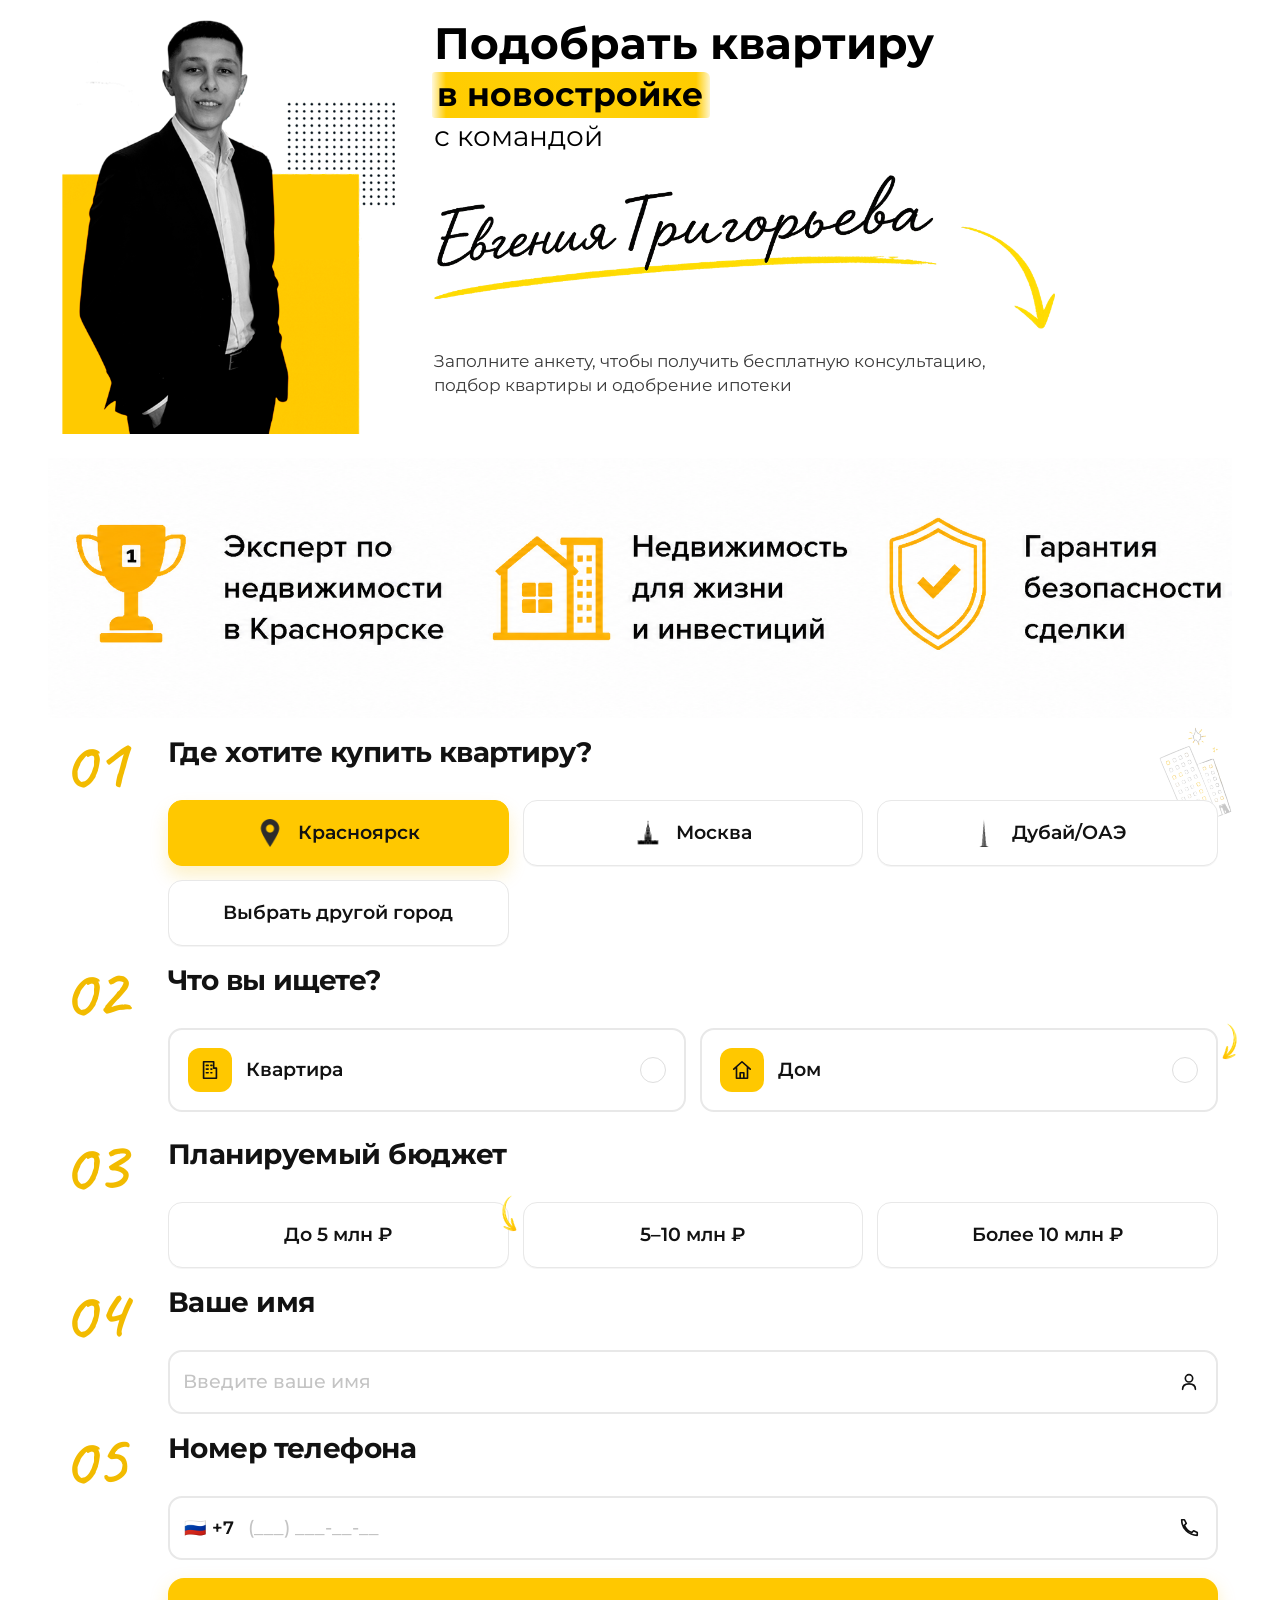
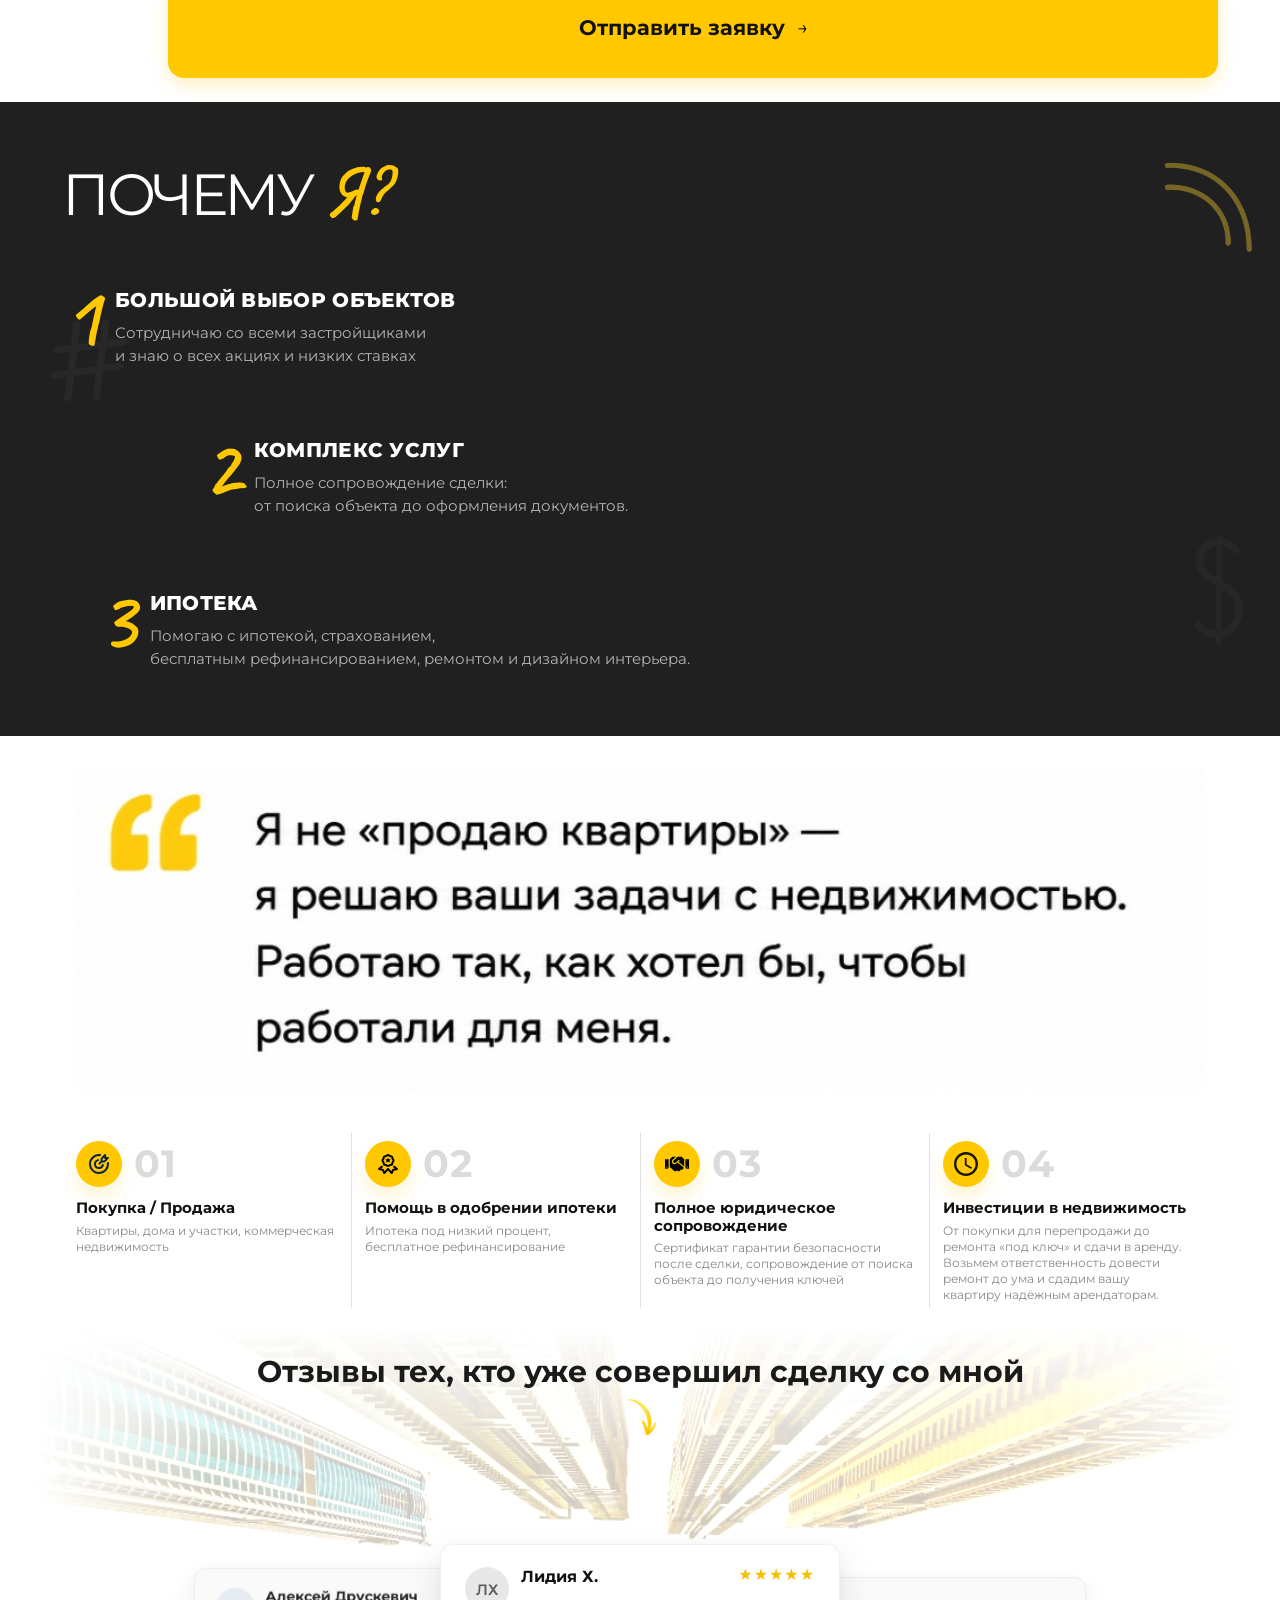
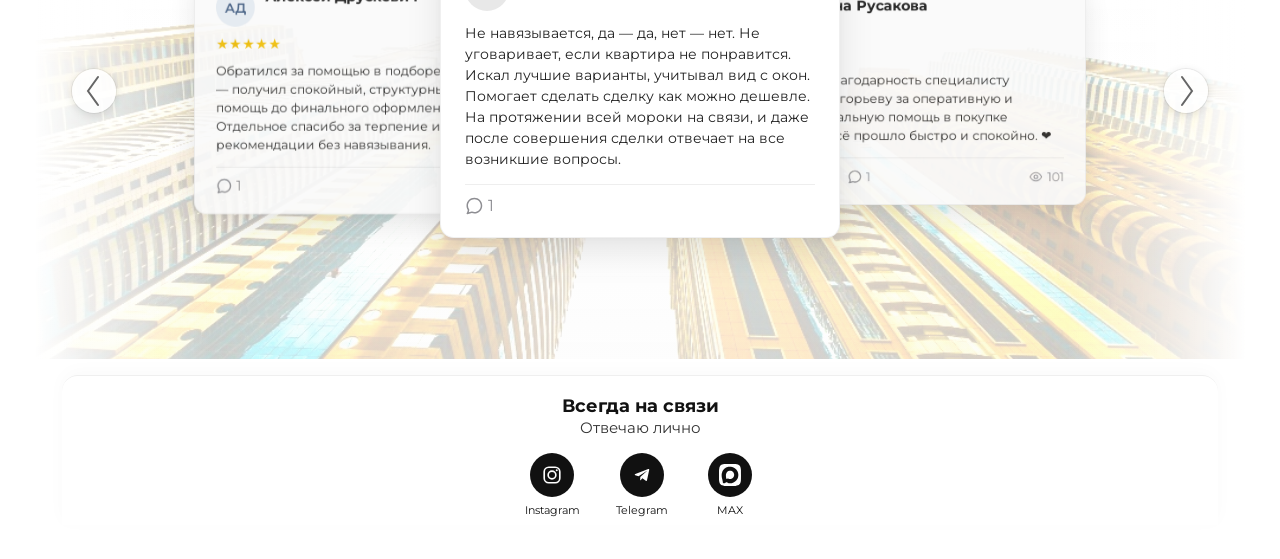
<file: index.html>
<!doctype html>
<html lang="ru">
  <head>
    <meta charset="UTF-8" />
    <meta name="viewport" content="width=device-width, initial-scale=1" />
    <meta name="theme-color" content="#ffc800" />
    <meta name="apple-mobile-web-app-capable" content="yes" />
    <meta name="apple-mobile-web-app-title" content="agency" />
    <title>Новостройки К</title>
    <link
      rel="icon"
      href="assets/icons/favicon-32x32.png"
      sizes="32x32"
      type="image/png"
    />
    <link
      rel="icon"
      href="assets/icons/favicon-16x16.png"
      sizes="16x16"
      type="image/png"
    />
    <link
      rel="apple-touch-icon"
      href="assets/icons/apple-touch-icon.png"
      sizes="180x180"
    />
    <link rel="manifest" href="manifest.json" />
    <link rel="preconnect" href="https://fonts.bunny.net" />
    <link
      href="https://fonts.bunny.net/css?family=montserrat:400,500,600,700,800|caveat:500,600&display=swap"
      rel="stylesheet"
    />
    <link rel="stylesheet" href="style.css" />
  </head>
  <body>
    <main class="page">
      <section class="hero" aria-label="Вводный блок">
        <img
          src="photo.png"
          class="hero-img"
          alt="Евгений Григорьев, специалист по недвижимости"
        />

        <div class="hero-lead">
          <h1 class="hero-title" id="page-title">
            <span class="hero-title__row hero-title__row--bold"
              >Подобрать квартиру</span
            >
            <span class="hero-title__row">
              <span class="hero-title__mark">в новостройке</span>
            </span>
            <span class="hero-title__row hero-title__row--reg">с командой</span>
          </h1>

          <div class="title-pict">
            <img
              src="title.png"
              class="caption-title"
              width="1086"
              height="270"
              alt="Евгения Григорьева"
            />
          </div>

          <p class="desc">
            Заполните анкету, чтобы получить бесплатную консультацию, подбор
            квартиры и одобрение ипотеки
          </p>
        </div>
      </section>

      <section class="trust-bar" aria-label="Преимущества специалиста">
        <img
          class="trust-bar__img"
          src="assets/decor/trust-bar.png"
          width="1024"
          height="195"
          alt="Эксперт по недвижимости в Красноярске. Работаю в компании №1 — Этажи. Гарантия безопасности сделки."
        />
      </section>

      <div class="layout">
        <form class="quiz" id="quiz-form">
          <input
            type="text"
            name="_gotcha"
            class="honeypot"
            tabindex="-1"
            autocomplete="off"
            aria-hidden="true"
          />
          <section class="question">
            <img
              class="decor decor--building"
              src="assets/decor/building.png"
              alt=""
              aria-hidden="true"
            />
            <div class="question__number">
              01
              <img
                class="question__wave"
                src="assets/decor/wave-line.png"
                alt=""
                aria-hidden="true"
              />
            </div>
            <h2>Где хотите купить квартиру?</h2>
            <div class="options options--stack" data-group="city">
              <button
                class="option is-active"
                type="button"
                data-value="Красноярск"
              >
                <img
                  class="option__icon"
                  src="assets/icons/city-pin.png"
                  width="22"
                  height="22"
                  alt=""
                  aria-hidden="true"
                />
                <span>Красноярск</span>
              </button>
              <button class="option" type="button" data-value="Москва">
                <img
                  class="option__icon"
                  src="assets/icons/city-moscow.png"
                  width="22"
                  height="22"
                  alt=""
                  aria-hidden="true"
                />
                <span>Москва</span>
              </button>
              <button class="option" type="button" data-value="Дубай/ОАЭ">
                <img
                  class="option__icon"
                  src="assets/icons/city-dubai.png"
                  width="22"
                  height="22"
                  alt=""
                  aria-hidden="true"
                />
                <span>Дубай/ОАЭ</span>
              </button>
              <button class="option" type="button" data-value="custom">
                Выбрать другой город
              </button>
              <div class="city-custom" id="city-custom" hidden>
                <div class="city-autocomplete">
                  <input
                    id="city-input"
                    class="city-autocomplete__input"
                    type="text"
                    placeholder="Начните вводить город..."
                    autocomplete="off"
                    aria-autocomplete="list"
                    aria-controls="city-suggestions"
                    aria-expanded="false"
                  />
                  <ul
                    class="city-suggestions"
                    id="city-suggestions"
                    role="listbox"
                    hidden
                  ></ul>
                </div>
              </div>
            </div>
          </section>

          <section class="question question--type">
            <div class="question__number">
              02
              <img
                class="question__wave"
                src="assets/decor/wave-line.png"
                alt=""
                aria-hidden="true"
              />
            </div>
            <h2>Что вы ищете?</h2>
            <div class="options options--cards" data-group="type">
              <div class="type-column">
                <button class="type-card" type="button" data-value="Квартира">
                  <span class="type-card__icon" aria-hidden="true">
                    <svg viewBox="0 0 24 24">
                      <path
                        d="M5 21V3h11v7h3v11H5Zm3-14h2M8 11h2m-2 4h2m3-8h1m-1 4h1m-1 4h1"
                      />
                    </svg>
                  </span>
                  <span>Квартира</span>
                  <span class="radio" aria-hidden="true">
                    <svg viewBox="0 0 20 20">
                      <path
                        fill="currentColor"
                        d="M8.2 13.6 4.9 10.3l1.1-1.1 2.2 2.2 5-5 1.1 1.1-6.1 6.1Z"
                      />
                    </svg>
                  </span>
                </button>
                <div class="type-sub" data-group="type-sub-apartment">
                  <div class="type-sub__inner">
                    <button
                      class="option"
                      type="button"
                      data-value="Вторичное жильё"
                    >
                      Вторичное жильё
                    </button>
                    <button
                      class="option"
                      type="button"
                      data-value="Новостройка"
                    >
                      Новостройка
                    </button>
                  </div>
                </div>
              </div>
              <div class="type-column">
                <button class="type-card" type="button" data-value="Дом">
                  <span class="type-card__icon" aria-hidden="true">
                    <svg viewBox="0 0 24 24">
                      <path d="m3 11 9-8 9 8M6 9v12h12V9M10 21v-6h4v6" />
                    </svg>
                  </span>
                  <span>Дом</span>
                  <span class="radio" aria-hidden="true">
                    <svg viewBox="0 0 20 20">
                      <path
                        fill="currentColor"
                        d="M8.2 13.6 4.9 10.3l1.1-1.1 2.2 2.2 5-5 1.1 1.1-6.1 6.1Z"
                      />
                    </svg>
                  </span>
                  <img
                    class="type-card__arrow type-card__arrow--right"
                    src="assets/decor/arrow.png"
                    alt=""
                    aria-hidden="true"
                  />
                </button>
                <div class="type-sub" data-group="type-sub-house">
                  <div class="type-sub__inner">
                    <button
                      class="option"
                      type="button"
                      data-value="Готовый дом"
                    >
                      Готовый дом
                    </button>
                    <button
                      class="option"
                      type="button"
                      data-value="ИЖС Строительство"
                    >
                      ИЖС Строительство
                    </button>
                  </div>
                </div>
              </div>
            </div>
          </section>

          <section class="question">
            <div class="question__number">
              03
              <img
                class="question__wave"
                src="assets/decor/wave-line.png"
                alt=""
                aria-hidden="true"
              />
            </div>
            <h2>Планируемый бюджет</h2>
            <div class="options options--stack" data-group="budget">
              <button class="option" type="button" data-value="До 5 млн ₽">
                До 5 млн ₽
              </button>
              <div class="budget-option">
                <img
                  class="budget-option__arrow"
                  src="assets/decor/arrow.png"
                  alt=""
                  aria-hidden="true"
                />
                <button class="option" type="button" data-value="5–10 млн ₽">
                  5–10 млн ₽
                </button>
              </div>
              <button class="option" type="button" data-value="Более 10 млн ₽">
                Более 10 млн ₽
              </button>
            </div>
          </section>

          <section class="question question--field">
            <div class="question__number">
              04
              <img
                class="question__wave"
                src="assets/decor/wave-line.png"
                alt=""
                aria-hidden="true"
              />
            </div>
            <h2><label for="name">Ваше имя</label></h2>
            <div class="input-wrap">
              <input
                id="name"
                name="name"
                type="text"
                placeholder="Введите ваше имя"
                autocomplete="name"
                required
              />
              <svg viewBox="0 0 24 24" aria-hidden="true">
                <path
                  d="M12 12a4 4 0 1 0 0-8 4 4 0 0 0 0 8Zm-7 8c0-4 3-6 7-6s7 2 7 6"
                />
              </svg>
            </div>
          </section>

          <section class="question question--field">
            <div class="question__number">
              05
              <img
                class="question__wave"
                src="assets/decor/wave-line.png"
                alt=""
                aria-hidden="true"
              />
            </div>
            <h2><label for="phone">Номер телефона</label></h2>
            <div class="input-wrap input-wrap--phone">
              <span class="flag" aria-hidden="true">🇷🇺</span>
              <span class="prefix">+7</span>
              <input
                id="phone"
                name="phone"
                type="tel"
                placeholder="(___) ___-__-__"
                inputmode="tel"
                autocomplete="tel"
                required
              />
              <svg viewBox="0 0 24 24" aria-hidden="true">
                <path
                  d="M7 3H4c0 9.4 7.6 17 17 17v-3l-4-2-2 2c-3.6-1.4-6.6-4.4-8-8l2-2-2-4Z"
                />
              </svg>
            </div>
          </section>

          <div class="form-actions">
            <button class="submit" type="submit">
              <span>Отправить заявку</span>
              <span aria-hidden="true">→</span>
            </button>
          </div>
        </form>
      </div>

      <section
        class="success-page__why main-page__why"
        aria-labelledby="why-me-title"
      >
        <img
          class="success-page__why-decor success-page__why-decor--hashtag"
          src="assets/decor/why-hashtag.png?v=2"
          alt=""
          aria-hidden="true"
        />
        <img
          class="success-page__why-decor success-page__why-decor--dollar"
          src="assets/decor/why-dollar.png?v=2"
          alt=""
          aria-hidden="true"
        />
        <img
          class="success-page__why-decor success-page__why-decor--arc-tr"
          src="assets/decor/why-arc-neon.png?v=2"
          alt=""
          aria-hidden="true"
        />

        <h2 class="success-page__why-title" id="why-me-title">
          ПОЧЕМУ <span>Я?</span>
        </h2>

        <div class="success-page__reasons">
          <article class="success-page__reason success-page__reason--left">
            <span class="success-page__reason-number">1</span>
            <div>
              <h3>БОЛЬШОЙ ВЫБОР ОБЪЕКТОВ</h3>
              <p>
                <span class="success-page__reason-nowrap"
                  >Сотрудничаю со&nbsp;всеми&nbsp;застройщиками</span
                ><br />
                и знаю о всех акциях и низких ставках
              </p>
            </div>
          </article>

          <article class="success-page__reason success-page__reason--right">
            <span class="success-page__reason-number">2</span>
            <div>
              <h3>КОМПЛЕКС УСЛУГ</h3>
              <p>
                Полное сопровождение сделки:<br />
                от поиска объекта до оформления документов.
              </p>
            </div>
          </article>

          <article class="success-page__reason success-page__reason--center">
            <span class="success-page__reason-number">3</span>
            <div>
              <h3>ИПОТЕКА</h3>
              <p>
                Помогаю с ипотекой, страхованием,<br />
                бесплатным рефинансированием, ремонтом и дизайном интерьера.
              </p>
            </div>
          </article>
        </div>
      </section>

      <section class="quote-card" aria-label="Цитата специалиста">
        <img
          class="quote-card__img"
          src="assets/decor/quote-card.png"
          width="1024"
          height="314"
          alt="Я не «продаю квартиры» — я решаю ваши задачи с недвижимостью. Работаю так, как хотел бы, чтобы работали для меня."
        />
      </section>

      <section class="benefits" aria-label="Преимущества">
        <div class="benefits__grid">
          <div class="benefit">
            <div class="benefit__top">
              <span class="benefit__icon" aria-hidden="true">
                <img
                  src="assets/icons/benefit-01-target.svg"
                  width="22"
                  height="22"
                  alt=""
                />
              </span>
              <span class="benefit__num" aria-hidden="true">01</span>
            </div>
            <div class="benefit__content">
              <div class="benefit__text">Покупка / Продажа</div>
              <p class="benefit__desc">
                Квартиры, дома и участки, коммерческая недвижимость
              </p>
            </div>
          </div>

          <div class="benefit">
            <div class="benefit__top">
              <span class="benefit__icon" aria-hidden="true">
                <img
                  src="assets/icons/benefit-02-award.svg"
                  width="22"
                  height="22"
                  alt=""
                />
              </span>
              <span class="benefit__num" aria-hidden="true">02</span>
            </div>
            <div class="benefit__content">
              <div class="benefit__text">Помощь в одобрении ипотеки</div>
              <p class="benefit__desc">
                Ипотека под низкий процент, бесплатное рефинансирование
              </p>
            </div>
          </div>

          <div class="benefit">
            <div class="benefit__top">
              <span class="benefit__icon" aria-hidden="true">
                <img
                  src="assets/icons/benefit-03-handshake.svg"
                  width="22"
                  height="22"
                  alt=""
                />
              </span>
              <span class="benefit__num" aria-hidden="true">03</span>
            </div>
            <div class="benefit__content">
              <div class="benefit__text">Полное юридическое сопровождение</div>
              <p class="benefit__desc">
                Сертификат гарантии безопасности после сделки, сопровождение от
                поиска объекта до получения ключей
              </p>
            </div>
          </div>

          <div class="benefit">
            <div class="benefit__top">
              <span class="benefit__icon" aria-hidden="true">
                <img
                  src="assets/icons/benefit-04-clock.svg"
                  width="22"
                  height="22"
                  alt=""
                />
              </span>
              <span class="benefit__num" aria-hidden="true">04</span>
            </div>
            <div class="benefit__content">
              <div class="benefit__text">Инвестиции в недвижимость</div>
              <p class="benefit__desc">
                От покупки для перепродажи до ремонта «под ключ» и сдачи в
                аренду. Возьмем ответственность довести ремонт до ума и сдадим
                вашу квартиру надёжным арендаторам.
              </p>
            </div>
          </div>
        </div>
      </section>

      <section class="reviews" aria-labelledby="reviews-heading">
        <div class="reviews__shell">
          <div
            class="reviews__bg"
            style="
              background-image: url(&quot;assets/reviews/bg-buildings.png&quot;);
            "
            aria-hidden="true"
          ></div>
          <div class="reviews__overlay" aria-hidden="true"></div>

          <div class="reviews__content">
            <div class="reviews__intro">
              <h2 id="reviews-heading" class="reviews__heading">
                Отзывы тех, кто уже совершил сделку со мной
              </h2>
              <img
                class="reviews__heading-arrow"
                src="assets/decor/arrow.png"
                alt=""
                aria-hidden="true"
              />
            </div>

            <div class="reviews__carousel" data-reviews-carousel>
              <div class="reviews__stage">
                <div
                  class="reviews__viewport"
                  id="reviews-viewport"
                  data-reviews-viewport
                  tabindex="0"
                  role="region"
                  aria-roledescription="carousel"
                  aria-label="Отзывы клиентов"
                >
                  <div class="reviews__track" data-reviews-track>
                    <article
                      class="review-card"
                      data-review-index="0"
                      aria-roledescription="slide"
                    >
                      <header class="review-card__head">
                        <div
                          class="review-card__avatar"
                          style="--avatar-bg: #e8e8e8; --avatar-fg: #5c5c5c"
                        >
                          ЛХ
                        </div>
                        <div class="review-card__who">
                          <div class="review-card__name">Лидия Х.</div>
                        </div>
                        <div
                          class="review-card__stars"
                          aria-label="Оценка 5 из 5"
                        >
                          ★★★★★
                        </div>
                      </header>
                      <p class="review-card__text">
                        Не навязывается, да — да, нет — нет. Не уговаривает,
                        если квартира не понравится. Искал лучшие варианты,
                        учитывал вид с окон. Помогает сделать сделку как можно
                        дешевле. На протяжении всей мороки на связи, и даже
                        после совершения сделки отвечает на все возникшие
                        вопросы.
                      </p>
                      <footer class="review-card__foot">
                        <span class="review-card__comments" aria-hidden="true">
                          <svg
                            width="18"
                            height="18"
                            viewBox="0 0 24 24"
                            fill="none"
                            xmlns="http://www.w3.org/2000/svg"
                            aria-hidden="true"
                          >
                            <path
                              fill-rule="evenodd"
                              clip-rule="evenodd"
                              d="M12.5 3C7.8056 3 4.00002 6.80558 4.00002 11.5C4.00002 13.3106 4.56503 14.9863 5.52839 16.3642C5.65702 16.5482 5.72 16.7701 5.70721 16.9942C5.67939 17.4813 5.61054 18.0464 5.4806 18.6961C5.34675 19.3654 5.17843 19.9417 4.99863 20.4321L8.84213 19.4072C9.04566 19.3529 9.26113 19.3643 9.45781 19.4397C10.401 19.8013 11.4262 20 12.5 20C17.1944 20 21 16.1944 21 11.5C21 6.80558 17.1944 3 12.5 3ZM2.28337 21.3026C2.28497 21.3008 2.28815 21.2973 2.2928 21.292C2.30653 21.2764 2.3331 21.2451 2.36973 21.1972C2.44292 21.1015 2.55663 20.939 2.68837 20.7019C2.95112 20.2289 3.28993 19.4515 3.51944 18.3039C3.60229 17.8896 3.65453 17.5251 3.6852 17.2072C2.61921 15.5638 2.00002 13.6029 2.00002 11.5C2.00002 5.70101 6.70103 1 12.5 1C18.299 1 23 5.70101 23 11.5C23 17.299 18.299 22 12.5 22C11.2942 22 10.1339 21.7963 9.05302 21.4208L3.25769 22.9662C2.82058 23.0828 2.35966 22.8914 2.1337 22.4995C1.91001 22.1115 1.97175 21.6227 2.28337 21.3026Z"
                              fill="currentColor"
                            />
                          </svg>
                          <span>1</span>
                        </span>
                      </footer>
                    </article>

                    <article
                      class="review-card"
                      data-review-index="1"
                      aria-roledescription="slide"
                    >
                      <header class="review-card__head">
                        <div
                          class="review-card__avatar review-card__avatar--light"
                          style="--avatar-bg: #d0d0d0; --avatar-fg: #fff"
                        >
                          Е
                        </div>
                        <div class="review-card__who">
                          <div class="review-card__name">Елена Русакова</div>
                        </div>
                      </header>
                      <div class="review-card__rating-row">
                        <div
                          class="review-card__stars review-card__stars--inline"
                        >
                          ★★★★★
                        </div>
                      </div>
                      <p class="review-card__text">
                        Огромная благодарность специалисту Евгению Григорьеву за
                        оперативную и профессиональную помощь в покупке
                        квартиры. Всё прошло быстро и спокойно. ❤️
                      </p>
                      <footer class="review-card__foot review-card__foot--rich">
                        <button
                          type="button"
                          class="review-card__chip"
                          disabled
                        >
                          <svg
                            width="16"
                            height="16"
                            viewBox="0 0 24 24"
                            fill="none"
                            stroke="currentColor"
                            stroke-width="1.6"
                          >
                            <path
                              stroke-linecap="round"
                              stroke-linejoin="round"
                              d="M14 9V5a3 3 0 0 0-3-3l-4 9v11h11.28a2 2 0 0 0 2-1.7l1.38-9a2 2 0 0 0-2-2.3z"
                            />
                            <path
                              stroke-linecap="round"
                              stroke-linejoin="round"
                              d="M7 22H4a2 2 0 0 1-2-2v-7a2 2 0 0 1 2-2h3"
                            />
                          </svg>
                          Полезно
                        </button>
                        <span class="review-card__stat">
                          <svg
                            width="16"
                            height="16"
                            viewBox="0 0 24 24"
                            fill="none"
                            xmlns="http://www.w3.org/2000/svg"
                            aria-hidden="true"
                          >
                            <path
                              fill-rule="evenodd"
                              clip-rule="evenodd"
                              d="M12.5 3C7.8056 3 4.00002 6.80558 4.00002 11.5C4.00002 13.3106 4.56503 14.9863 5.52839 16.3642C5.65702 16.5482 5.72 16.7701 5.70721 16.9942C5.67939 17.4813 5.61054 18.0464 5.4806 18.6961C5.34675 19.3654 5.17843 19.9417 4.99863 20.4321L8.84213 19.4072C9.04566 19.3529 9.26113 19.3643 9.45781 19.4397C10.401 19.8013 11.4262 20 12.5 20C17.1944 20 21 16.1944 21 11.5C21 6.80558 17.1944 3 12.5 3ZM2.28337 21.3026C2.28497 21.3008 2.28815 21.2973 2.2928 21.292C2.30653 21.2764 2.3331 21.2451 2.36973 21.1972C2.44292 21.1015 2.55663 20.939 2.68837 20.7019C2.95112 20.2289 3.28993 19.4515 3.51944 18.3039C3.60229 17.8896 3.65453 17.5251 3.6852 17.2072C2.61921 15.5638 2.00002 13.6029 2.00002 11.5C2.00002 5.70101 6.70103 1 12.5 1C18.299 1 23 5.70101 23 11.5C23 17.299 18.299 22 12.5 22C11.2942 22 10.1339 21.7963 9.05302 21.4208L3.25769 22.9662C2.82058 23.0828 2.35966 22.8914 2.1337 22.4995C1.91001 22.1115 1.97175 21.6227 2.28337 21.3026Z"
                              fill="currentColor"
                            />
                          </svg>
                          1
                        </span>
                        <span class="review-card__stat review-card__stat--push">
                          <svg
                            width="16"
                            height="16"
                            viewBox="0 0 24 24"
                            fill="none"
                            stroke="currentColor"
                            stroke-width="1.6"
                          >
                            <path
                              d="M2 12s4-7 10-7 10 7 10 7-4 7-10 7-10-7-10-7Z"
                            />
                            <circle cx="12" cy="12" r="3" />
                          </svg>
                          101
                        </span>
                      </footer>
                    </article>

                    <article
                      class="review-card"
                      data-review-index="2"
                      aria-roledescription="slide"
                    >
                      <header class="review-card__head">
                        <div
                          class="review-card__avatar"
                          style="--avatar-bg: #f0f0f0; --avatar-fg: #757575"
                        >
                          МВ
                        </div>
                        <div class="review-card__who">
                          <div class="review-card__name">Максим В.</div>
                        </div>
                        <div
                          class="review-card__stars"
                          aria-label="Оценка 5 из 5"
                        >
                          ★★★★★
                        </div>
                      </header>
                      <p class="review-card__text">
                        Всё чётко, по делу и без лишней суеты. Помогли быстро
                        сузить выбор, согласовали просмотры и довели сделку до
                        результата, который мы хотели. Рекомендую.
                      </p>
                      <footer class="review-card__foot">
                        <span class="review-card__comments" aria-hidden="true">
                          <svg
                            width="18"
                            height="18"
                            viewBox="0 0 24 24"
                            fill="none"
                            xmlns="http://www.w3.org/2000/svg"
                            aria-hidden="true"
                          >
                            <path
                              fill-rule="evenodd"
                              clip-rule="evenodd"
                              d="M12.5 3C7.8056 3 4.00002 6.80558 4.00002 11.5C4.00002 13.3106 4.56503 14.9863 5.52839 16.3642C5.65702 16.5482 5.72 16.7701 5.70721 16.9942C5.67939 17.4813 5.61054 18.0464 5.4806 18.6961C5.34675 19.3654 5.17843 19.9417 4.99863 20.4321L8.84213 19.4072C9.04566 19.3529 9.26113 19.3643 9.45781 19.4397C10.401 19.8013 11.4262 20 12.5 20C17.1944 20 21 16.1944 21 11.5C21 6.80558 17.1944 3 12.5 3ZM2.28337 21.3026C2.28497 21.3008 2.28815 21.2973 2.2928 21.292C2.30653 21.2764 2.3331 21.2451 2.36973 21.1972C2.44292 21.1015 2.55663 20.939 2.68837 20.7019C2.95112 20.2289 3.28993 19.4515 3.51944 18.3039C3.60229 17.8896 3.65453 17.5251 3.6852 17.2072C2.61921 15.5638 2.00002 13.6029 2.00002 11.5C2.00002 5.70101 6.70103 1 12.5 1C18.299 1 23 5.70101 23 11.5C23 17.299 18.299 22 12.5 22C11.2942 22 10.1339 21.7963 9.05302 21.4208L3.25769 22.9662C2.82058 23.0828 2.35966 22.8914 2.1337 22.4995C1.91001 22.1115 1.97175 21.6227 2.28337 21.3026Z"
                              fill="currentColor"
                            />
                          </svg>
                          <span>1</span>
                        </span>
                      </footer>
                    </article>

                    <article
                      class="review-card"
                      data-review-index="3"
                      aria-roledescription="slide"
                    >
                      <header class="review-card__head">
                        <div
                          class="review-card__avatar review-card__avatar--light"
                          style="--avatar-bg: #cfcfcf; --avatar-fg: #fff"
                        >
                          Т
                        </div>
                        <div class="review-card__who review-card__who--grow">
                          <div class="review-card__name">Татьяна Краус</div>
                        </div>
                      </header>
                      <div
                        class="review-card__stars review-card__stars--block"
                        aria-label="Оценка 5 из 5"
                      >
                        ★★★★★
                      </div>
                      <p class="review-card__text">
                        Большое спасибо Евгению Александровичу Григорьеву и
                        агентству «Этажи» за успешную продажу квартиры:
                        грамотная оценка объекта, понятная стратегия и
                        сопровождение на каждом шаге.
                      </p>
                    </article>

                    <article
                      class="review-card"
                      data-review-index="4"
                      aria-roledescription="slide"
                    >
                      <header class="review-card__head">
                        <div
                          class="review-card__avatar"
                          style="--avatar-bg: #e8eef5; --avatar-fg: #3d5a80"
                        >
                          АД
                        </div>
                        <div class="review-card__who">
                          <div class="review-card__name">Алексей Друскевич</div>
                        </div>
                      </header>
                      <div class="review-card__rating-row">
                        <div
                          class="review-card__stars review-card__stars--inline"
                        >
                          ★★★★★
                        </div>
                      </div>
                      <p class="review-card__text">
                        Обратился за помощью в подборе квартиры — получил
                        спокойный, структурный подход и помощь до финального
                        оформления. Отдельное спасибо за терпение и честные
                        рекомендации без навязывания.
                      </p>
                      <footer class="review-card__foot">
                        <span class="review-card__comments" aria-hidden="true">
                          <svg
                            width="18"
                            height="18"
                            viewBox="0 0 24 24"
                            fill="none"
                            xmlns="http://www.w3.org/2000/svg"
                            aria-hidden="true"
                          >
                            <path
                              fill-rule="evenodd"
                              clip-rule="evenodd"
                              d="M12.5 3C7.8056 3 4.00002 6.80558 4.00002 11.5C4.00002 13.3106 4.56503 14.9863 5.52839 16.3642C5.65702 16.5482 5.72 16.7701 5.70721 16.9942C5.67939 17.4813 5.61054 18.0464 5.4806 18.6961C5.34675 19.3654 5.17843 19.9417 4.99863 20.4321L8.84213 19.4072C9.04566 19.3529 9.26113 19.3643 9.45781 19.4397C10.401 19.8013 11.4262 20 12.5 20C17.1944 20 21 16.1944 21 11.5C21 6.80558 17.1944 3 12.5 3ZM2.28337 21.3026C2.28497 21.3008 2.28815 21.2973 2.2928 21.292C2.30653 21.2764 2.3331 21.2451 2.36973 21.1972C2.44292 21.1015 2.55663 20.939 2.68837 20.7019C2.95112 20.2289 3.28993 19.4515 3.51944 18.3039C3.60229 17.8896 3.65453 17.5251 3.6852 17.2072C2.61921 15.5638 2.00002 13.6029 2.00002 11.5C2.00002 5.70101 6.70103 1 12.5 1C18.299 1 23 5.70101 23 11.5C23 17.299 18.299 22 12.5 22C11.2942 22 10.1339 21.7963 9.05302 21.4208L3.25769 22.9662C2.82058 23.0828 2.35966 22.8914 2.1337 22.4995C1.91001 22.1115 1.97175 21.6227 2.28337 21.3026Z"
                              fill="currentColor"
                            />
                          </svg>
                          <span>1</span>
                        </span>
                      </footer>
                    </article>
                  </div>
                </div>
                <button
                  type="button"
                  class="reviews__arrow reviews__arrow--prev"
                  aria-label="Предыдущий отзыв"
                  data-reviews-prev
                >
                  <svg
                    width="20"
                    height="36"
                    viewBox="0 0 20 36"
                    aria-hidden="true"
                  >
                    <path
                      fill="none"
                      stroke="currentColor"
                      stroke-width="2"
                      stroke-linecap="round"
                      d="M14 4 4 18l10 14"
                    />
                  </svg>
                </button>
                <button
                  type="button"
                  class="reviews__arrow reviews__arrow--next"
                  aria-label="Следующий отзыв"
                  data-reviews-next
                >
                  <svg
                    width="20"
                    height="36"
                    viewBox="0 0 20 36"
                    aria-hidden="true"
                  >
                    <path
                      fill="none"
                      stroke="currentColor"
                      stroke-width="2"
                      stroke-linecap="round"
                      d="M6 4l10 14-10 14"
                    />
                  </svg>
                </button>
              </div>
            </div>
          </div>
        </div>
      </section>

      <footer class="contacts">
        <div class="contacts__heading">
          <p class="contacts__title">Всегда на связи</p>
          <p class="contacts__subtitle">Отвечаю лично</p>
        </div>
        <div class="contacts__links">
          <a
            href="https://www.instagram.com/griga.www?igsh=MWxxYXZmc2V1cG5lMA%3D%3D&utm_source=qr"
            target="_blank"
            rel="noopener"
            aria-label="Instagram"
          >
            <span class="contacts__badge" aria-hidden="true">
              <svg viewBox="0 0 24 24">
                <rect x="3.5" y="3.5" width="17" height="17" rx="5" />
                <circle cx="12" cy="12" r="4.2" />
                <circle cx="17.2" cy="6.8" r="1.1" fill="#fff" stroke="none" />
              </svg>
            </span>
            <small>Instagram</small>
          </a>
          <a
            href="https://t.me/grigakrsk"
            target="_blank"
            rel="noopener"
            aria-label="Telegram"
          >
            <span class="contacts__badge" aria-hidden="true">
              <svg
                class="contacts__logo-svg"
                viewBox="0 0 24 24"
                aria-hidden="true"
              >
                <path
                  fill="#fff"
                  d="M9.993 17.854 10.129 14.2l6.916-6.228c.262-.238-.057-.366-.403-.146l-8.404 5.453-3.624-1.13c-.79-.245-.805-.79.172-1.176l14.053-5.422c.656-.247 1.233.153 1.007.958l-2.389 11.222c-.175.786-.647 1.002-1.321.621l-3.646-2.686-1.762 1.728c-.196.197-.362.362-.736.362Z"
                />
              </svg>
            </span>
            <small>Telegram</small>
          </a>
          <a
            href="https://max.ru/u/f9LHodD0cOIeSf3kQvcfBIMm-kTfbRgroxOXZER1LPH009gkMyATjc9xUJU"
            target="_blank"
            rel="noopener"
            aria-label="MAX"
          >
            <span class="contacts__badge" aria-hidden="true">
              <img
                class="contacts__logo"
                src="assets/icons/social/max-logo.svg"
                alt=""
              />
            </span>
            <small>MAX</small>
          </a>
        </div>
      </footer>
    </main>

    <div class="toast" role="status" aria-live="polite"></div>

    <script src="config.js"></script>
    <script>
      const FORM_ENDPOINT =
        window.APP_CONFIG?.FORM_ENDPOINT || "https://formspree.io/f/mojgarrv";

      function formatFormspreeError(errorText) {
        if (!errorText) return "Не удалось отправить. Попробуйте ещё раз";
        if (errorText.includes("reCAPTCHA")) {
          return "Formspree всё ещё требует reCAPTCHA для формы mojgarrv. Откройте именно эту форму → Settings → CAPTCHA → выключите → Save";
        }
        if (errorText.includes("Turnstile")) {
          return "Formspree требует Turnstile. Либо отключите CAPTCHA, либо подключите Cloudflare Turnstile";
        }
        return errorText;
      }

      const selections = {
        city: "Красноярск",
        type: null,
        typeSub: null,
        budget: null,
      };

      const typeGroup = document.querySelector('[data-group="type"]');
      const typeSubApartment = document.querySelector(
        '[data-group="type-sub-apartment"]',
      );
      const typeSubHouse = document.querySelector(
        '[data-group="type-sub-house"]',
      );

      function clearTypeSubSelection() {
        [typeSubApartment, typeSubHouse].forEach((group) => {
          group
            ?.querySelectorAll("button")
            .forEach((item) => item.classList.remove("is-active"));
        });
        selections.typeSub = null;
      }

      typeGroup.addEventListener("click", (event) => {
        const button = event.target.closest(".type-card[data-value]");
        if (!button) return;

        const prevType = selections.type;
        typeGroup
          .querySelectorAll(".type-card")
          .forEach((item) => item.classList.remove("is-active"));
        button.classList.add("is-active");
        selections.type = button.dataset.value;
        if (prevType !== selections.type) {
          clearTypeSubSelection();
        }
      });

      const cityGroup = document.querySelector('[data-group="city"]');
      const cityCustom = document.getElementById("city-custom");
      const cityInput = document.getElementById("city-input");
      const citySuggestions = document.getElementById("city-suggestions");
      let cityMode = "preset";
      let citySearchTimer;
      let citySearchRequest = 0;

      const CITY_OSM_TYPES = new Set([
        "city",
        "town",
        "village",
        "hamlet",
        "locality",
        "municipality",
        "borough",
        "suburb",
      ]);

      function formatCityLabel(properties) {
        const parts = [properties.name];
        if (properties.state && properties.state !== properties.name) {
          parts.push(properties.state);
        }
        if (properties.country) {
          parts.push(properties.country);
        }
        return parts.join(", ");
      }

      function hideCitySuggestions() {
        citySuggestions.hidden = true;
        citySuggestions.replaceChildren();
        cityInput.setAttribute("aria-expanded", "false");
      }

      function setCustomCity(value) {
        cityInput.value = value;
        selections.city = value.trim();
      }

      function showCustomCityField() {
        cityMode = "custom";
        cityCustom.hidden = false;
        cityInput.required = true;
        setCustomCity(cityInput.value);
        cityInput.focus();
      }

      function hideCustomCityField() {
        cityMode = "preset";
        cityCustom.hidden = true;
        cityInput.required = false;
        cityInput.value = "";
        hideCitySuggestions();
      }

      function renderCitySuggestions(items) {
        citySuggestions.replaceChildren();
        if (!items.length) {
          hideCitySuggestions();
          return;
        }

        const seen = new Set();
        items.forEach((item) => {
          const label = formatCityLabel(item.properties);
          if (!label || seen.has(label)) return;
          seen.add(label);

          const option = document.createElement("li");
          option.className = "city-suggestions__item";
          option.setAttribute("role", "option");
          const name = document.createElement("span");
          name.className = "city-suggestions__name";
          name.textContent = label;
          option.append(name);
          option.addEventListener("mousedown", (event) => {
            event.preventDefault();
            setCustomCity(label);
            hideCitySuggestions();
          });
          citySuggestions.appendChild(option);
        });

        citySuggestions.hidden = citySuggestions.childElementCount === 0;
        cityInput.setAttribute(
          "aria-expanded",
          citySuggestions.hidden ? "false" : "true",
        );
      }

      async function searchCities(query) {
        const requestId = ++citySearchRequest;
        try {
          const response = await fetch(
            `https://photon.komoot.io/api/?q=${encodeURIComponent(query)}&limit=15`,
          );
          if (!response.ok) return;
          const data = await response.json();
          if (requestId !== citySearchRequest) return;

          let items = (data.features || []).filter((feature) =>
            CITY_OSM_TYPES.has(feature.properties?.osm_value),
          );
          if (!items.length) {
            items = (data.features || []).filter(
              (feature) => feature.properties?.name,
            );
          }
          renderCitySuggestions(items);
        } catch {
          if (requestId === citySearchRequest) hideCitySuggestions();
        }
      }

      cityGroup.addEventListener("click", (event) => {
        const button = event.target.closest("button[data-value]");
        if (!button) return;

        cityGroup
          .querySelectorAll("button")
          .forEach((item) => item.classList.remove("is-active"));
        button.classList.add("is-active");

        if (button.dataset.value === "custom") {
          showCustomCityField();
          return;
        }

        hideCustomCityField();
        selections.city = button.dataset.value;
      });

      cityInput.addEventListener("input", () => {
        setCustomCity(cityInput.value);
        const query = cityInput.value.trim();
        window.clearTimeout(citySearchTimer);

        if (query.length < 2) {
          citySearchRequest += 1;
          hideCitySuggestions();
          return;
        }

        citySearchTimer = window.setTimeout(() => searchCities(query), 300);
      });

      cityInput.addEventListener("blur", () => {
        window.setTimeout(hideCitySuggestions, 150);
      });

      document
        .querySelectorAll(
          "[data-group]:not([data-group='city']):not([data-group='type'])",
        )
        .forEach((group) => {
          group.addEventListener("click", (event) => {
            const button = event.target.closest("button[data-value]");
            if (!button) return;
            group
              .querySelectorAll("button")
              .forEach((item) => item.classList.remove("is-active"));
            button.classList.add("is-active");
            if (group.dataset.group.startsWith("type-sub")) {
              selections.typeSub = button.dataset.value;
              return;
            }
            selections[group.dataset.group] = button.dataset.value;
          });
        });

      const phone = document.querySelector("#phone");
      phone.addEventListener("input", () => {
        let digits = phone.value.replace(/\D/g, "");
        if (digits.length > 10 && /^[78]/.test(digits))
          digits = digits.slice(1);
        digits = digits.slice(0, 10);
        const parts = [
          digits.slice(0, 3),
          digits.slice(3, 6),
          digits.slice(6, 8),
          digits.slice(8, 10),
        ];
        phone.value = !digits
          ? ""
          : `(${parts[0]}${digits.length > 3 ? `) ${parts[1]}` : ""}${digits.length > 6 ? `-${parts[2]}` : ""}${digits.length > 8 ? `-${parts[3]}` : ""}`;
      });

      document
        .querySelector("#quiz-form")
        .addEventListener("submit", async (event) => {
          event.preventDefault();
          const form = event.currentTarget;
          if (cityMode === "custom") {
            const customCity = cityInput.value.trim();
            if (!customCity) {
              cityInput.focus();
              toast.textContent = "Введите город";
              toast.classList.add("is-visible");
              window.setTimeout(
                () => toast.classList.remove("is-visible"),
                3500,
              );
              return;
            }
            selections.city = customCity;
          }
          const toast = document.querySelector(".toast");
          if (!selections.type) {
            toast.textContent = "Выберите, что вы ищете";
            toast.classList.add("is-visible");
            window.setTimeout(() => toast.classList.remove("is-visible"), 3500);
            return;
          }
          if (!selections.typeSub) {
            toast.textContent = "Уточните тип недвижимости";
            toast.classList.add("is-visible");
            window.setTimeout(() => toast.classList.remove("is-visible"), 3500);
            return;
          }
          if (!selections.budget) {
            toast.textContent = "Выберите бюджет";
            toast.classList.add("is-visible");
            window.setTimeout(() => toast.classList.remove("is-visible"), 3500);
            return;
          }
          if (!form.reportValidity()) return;
          const submit = form.querySelector(".submit");
          submit.disabled = true;
          submit.firstElementChild.textContent = "Отправляем...";

          const payload = new FormData(form);
          payload.set("_subject", "Новая заявка с сайта — подбор квартиры");
          payload.set("Имя", form.querySelector("#name").value.trim());
          payload.set("Телефон", `+7 ${phone.value}`);
          payload.set("Город", selections.city);
          payload.set("Что ищут", `${selections.type} — ${selections.typeSub}`);
          payload.set("Бюджет", selections.budget);

          try {
            const response = await fetch(FORM_ENDPOINT, {
              method: "POST",
              body: payload,
              headers: { Accept: "application/json" },
            });

            const result = await response.json().catch(() => ({}));
            if (!response.ok) {
              throw new Error(result.error || "submit failed");
            }
            window.location.href = "success.html";
            return;
          } catch (error) {
            const message =
              error instanceof Error && error.message
                ? formatFormspreeError(error.message)
                : "Не удалось отправить. Попробуйте ещё раз";
            toast.textContent = message;
            toast.classList.add("is-visible");
          } finally {
            submit.disabled = false;
            submit.firstElementChild.textContent = "Отправить заявку";
            window.setTimeout(() => toast.classList.remove("is-visible"), 3500);
          }
        });

      function initReviewsCarousel() {
        const root = document.querySelector("[data-reviews-carousel]");
        if (!root) return;

        const track = root.querySelector("[data-reviews-track]");
        const viewport = root.querySelector("[data-reviews-viewport]");
        const prevBtn = root.querySelector("[data-reviews-prev]");
        const nextBtn = root.querySelector("[data-reviews-next]");
        const cards = track
          ? Array.from(track.querySelectorAll(".review-card"))
          : [];
        const total = cards.length;
        if (!track || !viewport || total === 0) return;

        let active = 0;

        function mod(i) {
          return ((i % total) + total) % total;
        }

        function isMobileMode() {
          return window.matchMedia("(max-width: 767px)").matches;
        }

        function applyDesktopClasses() {
          const leftI = mod(active - 1);
          const rightI = mod(active + 1);
          cards.forEach((el, i) => {
            el.classList.remove(
              "review-card--left",
              "review-card--center",
              "review-card--right",
              "review-card--hidden",
            );
            if (i === active) el.classList.add("review-card--center");
            else if (i === leftI) el.classList.add("review-card--left");
            else if (i === rightI) el.classList.add("review-card--right");
            else el.classList.add("review-card--hidden");
          });
        }

        function scrollToActiveMobile() {
          const card = cards[active];
          if (!card) return;
          const target =
            card.offsetLeft - (viewport.clientWidth - card.offsetWidth) / 2;
          viewport.scrollTo({ left: Math.max(0, target), behavior: "smooth" });
        }

        function sync() {
          if (isMobileMode()) {
            cards.forEach((el) =>
              el.classList.remove(
                "review-card--left",
                "review-card--center",
                "review-card--right",
                "review-card--hidden",
              ),
            );
            scrollToActiveMobile();
          } else {
            applyDesktopClasses();
          }
        }

        function step(delta) {
          active = mod(active + delta);
          sync();
        }

        if (!prevBtn || !nextBtn) return;

        prevBtn.addEventListener("click", () => step(-1));
        nextBtn.addEventListener("click", () => step(1));

        let scrollEndTimer = 0;
        viewport.addEventListener(
          "scroll",
          () => {
            if (!isMobileMode()) return;
            window.clearTimeout(scrollEndTimer);
            scrollEndTimer = window.setTimeout(() => {
              const r = viewport.getBoundingClientRect();
              const mid = r.left + r.width / 2;
              let best = 0;
              let bestDist = Infinity;
              cards.forEach((c, i) => {
                const cx = c.getBoundingClientRect().left + c.offsetWidth / 2;
                const d = Math.abs(cx - mid);
                if (d < bestDist) {
                  bestDist = d;
                  best = i;
                }
              });
              active = best;
            }, 120);
          },
          { passive: true },
        );

        viewport.addEventListener("keydown", (ev) => {
          if (ev.key === "ArrowLeft") {
            ev.preventDefault();
            step(-1);
          } else if (ev.key === "ArrowRight") {
            ev.preventDefault();
            step(1);
          }
        });

        window.addEventListener("resize", () => sync());
        sync();
      }

      document.addEventListener("DOMContentLoaded", initReviewsCarousel);
    </script>
  </body>
</html>
</file>
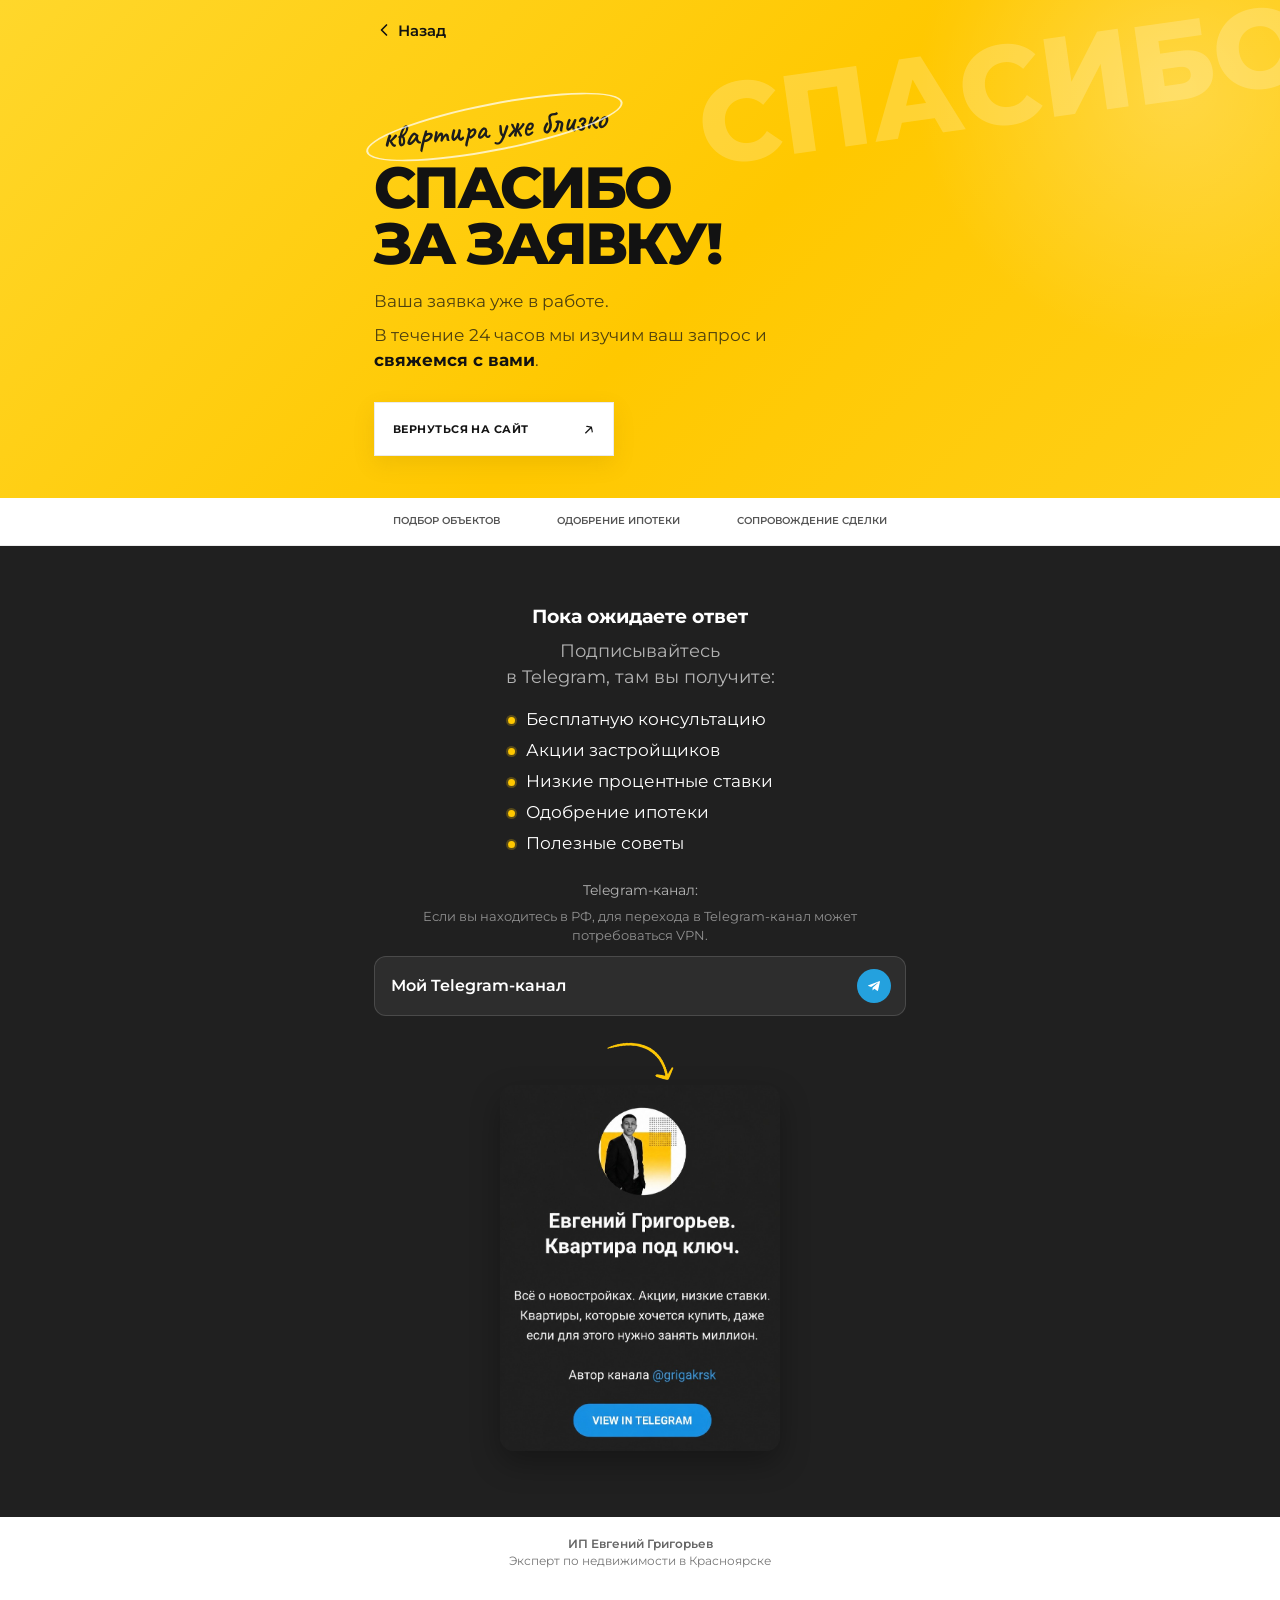
<file: success.html>
<!doctype html>
<html lang="ru">
  <head>
    <meta charset="UTF-8" />
    <meta name="viewport" content="width=device-width, initial-scale=1" />
    <meta name="theme-color" content="#ffc800" />
    <meta name="apple-mobile-web-app-capable" content="yes" />
    <meta name="apple-mobile-web-app-title" content="agency" />
    <title>Спасибо за заявку</title>
    <link
      rel="icon"
      href="assets/icons/favicon-32x32.png"
      sizes="32x32"
      type="image/png"
    />
    <link
      rel="icon"
      href="assets/icons/favicon-16x16.png"
      sizes="16x16"
      type="image/png"
    />
    <link
      rel="apple-touch-icon"
      href="assets/icons/apple-touch-icon.png"
      sizes="180x180"
    />
    <link rel="manifest" href="manifest.json" />
    <link rel="preconnect" href="https://fonts.bunny.net" />
    <link
      href="https://fonts.bunny.net/css?family=caveat:500,600,700|montserrat:400,500,600,700,800&display=swap"
      rel="stylesheet"
    />
    <link rel="stylesheet" href="style.css" />
  </head>
  <body>
    <main class="page success-page">
      <a class="success-page__back" href="index.html" aria-label="Назад">
        <svg viewBox="0 0 24 24" aria-hidden="true">
          <path
            d="M15 6l-6 6 6 6"
            fill="none"
            stroke="currentColor"
            stroke-width="2"
            stroke-linecap="round"
            stroke-linejoin="round"
          />
        </svg>
        Назад
      </a>

      <div class="success-page__content">
        <header class="success-page__hero">
          <span class="success-page__hero-note">квартира уже близко</span>
          <h1 class="success-page__title">СПАСИБО<br />ЗА ЗАЯВКУ!</h1>
          <p class="success-page__lead">Ваша заявка уже в работе.</p>
          <p class="success-page__lead">
            В течение 24 часов мы изучим ваш запрос и
            <strong>свяжемся с&nbsp;вами</strong>.
          </p>
          <a class="success-page__hero-button" href="index.html">
            ВЕРНУТЬСЯ НА САЙТ
            <span aria-hidden="true">↗</span>
          </a>
        </header>

        <div class="success-page__topic-strip" aria-label="Наши услуги">
          <span>ПОДБОР ОБЪЕКТОВ</span>
          <span>ОДОБРЕНИЕ ИПОТЕКИ</span>
          <span>СОПРОВОЖДЕНИЕ СДЕЛКИ</span>
        </div>

        <section class="success-page__telegram" aria-label="Telegram-каналы">
          <p class="success-page__while-wait">
            <strong>Пока ожидаете ответ</strong>
          </p>
          <p class="success-page__subscribe">
            Подписывайтесь<br />
            в Telegram, там вы получите:
          </p>

          <ul class="success-page__benefits">
            <li>Бесплатную консультацию</li>
            <li>Акции застройщиков</li>
            <li>Низкие процентные ставки</li>
            <li>Одобрение ипотеки</li>
            <li>Полезные советы</li>
          </ul>

          <p class="success-page__channels-label">Telegram-канал:</p>
          <p class="success-page__channels-note">
            Если вы находитесь в&nbsp;РФ, для перехода в&nbsp;Telegram-канал
            может потребоваться VPN.
          </p>
          <div class="success-page__channels">
            <a
              class="success-page__channel"
              href="https://t.me/podbor_kvartir_krsk"
              target="_blank"
              rel="noopener noreferrer"
            >
              <span class="success-page__channel-name">Мой Telegram-канал</span>
              <span class="success-page__channel-icon" aria-hidden="true">
                <svg viewBox="0 0 24 24">
                  <path
                    fill="#fff"
                    d="M9.993 17.854 10.129 14.2l6.916-6.228c.262-.238-.057-.366-.403-.146l-8.404 5.453-3.624-1.13c-.79-.245-.805-.79.172-1.176l14.053-5.422c.656-.247 1.233.153 1.007.958l-2.389 11.222c-.175.786-.647 1.002-1.321.621l-3.646-2.686-1.762 1.728c-.196.197-.362.362-.736.362Z"
                  />
                </svg>
              </span>
            </a>
          </div>

          <div class="success-page__channel-showcase">
            <img
              class="success-page__channel-arrow"
              src="assets/decor/telegram-channel-arrow.png"
              width="68"
              height="32"
              alt=""
              aria-hidden="true"
            />
            <a
              class="success-page__channel-preview"
              href="https://t.me/podbor_kvartir_krsk"
              target="_blank"
              rel="noopener noreferrer"
              aria-label="Открыть мой Telegram-канал"
            >
              <img
                src="assets/decor/telegram-channel-preview.png"
                width="280"
                height="366"
                alt="Евгений Григорьев. Квартира под ключ — Telegram-канал"
              />
            </a>
          </div>
        </section>

        <footer class="success-page__author">
          <p class="success-page__author-name">ИП Евгений Григорьев</p>
          <p class="success-page__author-role">
            Эксперт по недвижимости в Красноярске
          </p>
        </footer>
      </div>
    </main>
  </body>
</html>
</file>
<file: style.css>
:root {
  --yellow: #ffc800;
  --yellow-deep: #f2bb00;
  --ink: #121212;
  --muted: #777;
  --surface: #f6f6f6;
  --line: #e8e8e8;
  font-synthesis: none;
}

*,
*::before,
*::after {
  box-sizing: border-box;
}

html {
  scroll-behavior: smooth;
}

body {
  margin: 0;
  min-width: 320px;
  overflow-x: hidden;
  color: var(--ink);
  background: #fff;
  font-family: "Montserrat", system-ui, -apple-system, "Segoe UI", Roboto, sans-serif;
  -webkit-font-smoothing: antialiased;
}

button,
input {
  font: inherit;
}

button,
a {
  -webkit-tap-highlight-color: transparent;
}

.page {
  width: min(100%, 520px);
  margin: 0 auto;
  padding: 0 28px 24px;
}

.page > .hero {
  width: min(100vw, 1200px);
  margin-inline: calc((100% - min(100vw, 1200px)) / 2);
  padding: 20px 22px 0;
  margin-bottom: 18px;
  box-sizing: border-box;
}

.hero {
  display: grid;
  grid-template-columns: minmax(72px, clamp(88px, 30vw, 300px)) minmax(0, 1fr);
  column-gap: clamp(8px, 2vw, 20px);
  align-items: start;
}

.hero-img {
  display: block;
  width: auto;
  max-width: 100%;
  height: auto;
  margin: 0;
  align-self: start;
  justify-self: start;
  object-fit: contain;
  object-position: left top;
}

.hero-lead {
  display: flex;
  flex-direction: column;
  align-items: flex-start;
  justify-content: flex-start;
  position: relative;
  margin-bottom: 0;
  min-height: 0;
  min-width: 0;
  max-width: 640px;
}

.hero-title {
  display: flex;
  flex-direction: column;
  align-items: stretch;
  gap: 0.08em;
  margin: 0 0 8px;
  font-size: clamp(14px, 3.8vw, 20px);
  line-height: 1.12;
  color: #000;
  text-align: left;
}

.hero-title__row {
  display: flex;
  align-items: baseline;
  width: 100%;
  font-size: clamp(15px, 4vw, 22px);
}

.hero-title__row--bold {
  font-weight: 700;
  padding-top: 0;
}

.hero-title__row--reg {
  font-weight: 400;
  font-size: clamp(12px, 3.2vw, 18px);
}

.hero-title__mark {
  display: inline-flex;
  width: fit-content;
  font-weight: 700;
  color: #000;
  font-size: clamp(13px, 3.6vw, 20px);
  background: linear-gradient(
    90deg,
    rgba(255, 210, 0, 0.15) 0%,
    #ffcc00 5%,
    #ffd10a 50%,
    #ffcc00 95%,
    rgba(255, 210, 0, 0.2) 100%
  );
  padding: 0.12em 0.22em 0.14em 0.14em;
  margin: 0 0 0 -0.06em;
  border-radius: 0.1em 0.18em 0.1em 0.08em;
  box-decoration-break: clone;
  -webkit-box-decoration-break: clone;
}

.title-pict {
  display: block;
  width: 100%;
  line-height: 0;
}

.caption-title {
  display: block;
  width: 100%;
  max-width: 100%;
  height: auto;
  margin: 0;
  object-fit: contain;
  object-position: left top;
}

.desc {
  color: #3a3a3a;
  font-size: clamp(12px, 3.1vw, 15px);
  line-height: 1.3;
  max-width: none;
  margin: 6px 0 0;
}

.trust-bar {
  width: min(100vw, 1200px);
  margin-inline: calc((100% - min(100vw, 1200px)) / 2);
  /* margin-bottom: 16px; */
  padding: 0 8px;
  box-sizing: border-box;
  overflow: hidden;
  border-radius: 12px;
  background: #fff;
}

.trust-bar__img {
  display: block;
  width: 100%;
  height: auto;
  border: none;
  border-radius: 0;
}

@media (min-width: 768px) {
  .hero {
    grid-template-columns: minmax(180px, clamp(200px, 26vw, 340px)) minmax(0, 1fr);
    align-items: start;
    margin-bottom: 24px;
  }

  .hero-img {
    width: auto;
    max-width: 100%;
    height: auto;
    max-height: clamp(260px, 36vw, 440px);
    object-fit: contain;
    object-position: left top;
  }

  .hero-lead {
    justify-content: flex-start;
    align-self: start;
    padding: 0 0 clamp(16px, 2.5vw, 32px) clamp(8px, 1.5vw, 20px);
    width: 100%;
  }

  .hero-title {
    font-size: clamp(32px, 3.2vw, 46px);
    margin-bottom: clamp(14px, 2vw, 22px);
  }

  .hero-title__row {
    font-size: clamp(34px, 3.4vw, 50px);
  }

  .hero-title__row--reg {
    font-size: clamp(24px, 2.2vw, 36px);
  }

  .hero-title__mark {
    font-size: clamp(28px, 2.6vw, 44px);
  }

  .desc {
    font-size: clamp(17px, 1.35vw, 19px);
    line-height: 1.4;
    margin-top: clamp(12px, 1.8vw, 20px);
  }
}

@media (min-width: 400px) and (max-width: 800px) {
  .hero {
    align-items: start;
  }

  .hero-img {
    object-fit: contain;
    object-position: left top;
    max-height: clamp(220px, 50vw, 400px);
  }

  .hero-lead {
    min-height: 0;
    justify-content: flex-start;
  }
}

@media (max-width: 420px) {
  .page > .hero {
    padding: 14px 8px 0;
  }

  .hero {
    grid-template-columns: minmax(64px, clamp(76px, 38vw, 200px)) minmax(0, 1fr);
    column-gap: 6px;
  }

  .hero-img {
    max-height: 180px;
  }

  .hero-title {
    font-size: clamp(13px, 3.6vw, 18px);
  }

  .hero-title__row {
    font-size: 18px;
  }

  .hero-title__row--reg {
    font-size: 16px;
  }

  .hero-title__mark {
    font-size: 18px;
  }

  .desc {
    font-size: clamp(11px, 2.9vw, 14px);
  }
}

.decor {
  position: absolute;
  z-index: 0;
  height: auto;
  pointer-events: none;
  user-select: none;
}

.decor--building {
  z-index: 0;
  top: -7px;
  right: -6px;
  width: 60px;
  opacity: 0.62;
  transform: rotate(-11deg);
  transform-origin: center;
}

.quiz {
  display: grid;
  gap: 25px;
  overflow: visible;
}

.question {
  position: relative;
}

.question:has(.city-custom:not([hidden])) {
  z-index: 100;
  overflow: visible;
}

.question__number {
  display: flex;
  align-items: center;
  gap: 8px;
  height: 35px;
  color: var(--yellow-deep);
  font-family: "Caveat", "Segoe Script", cursive;
  font-size: 31px;
  font-weight: 600;
  line-height: 1;
  transform: rotate(-2deg);
  padding-bottom: 10px;
}

.question__wave {
  display: block;
  width: 34px;
  height: auto;
  margin-top: 2px;
  transform: rotate(2deg);
}

.question h2 {
  margin: 2px 0 10px;
  font-size: 16px;
  line-height: 1.25;
  font-weight: 700;
  letter-spacing: -0.02em;
}

.options {
  position: relative;
  z-index: 2;
  display: grid;
  gap: 8px;
  overflow: visible;
}

.option,
.type-card,
.submit {
  border: 0;
  cursor: pointer;
  color: var(--ink);
}

.option {
  position: relative;
  z-index: 1;
  display: inline-flex;
  align-items: center;
  justify-content: center;
  gap: 10px;
  width: 100%;
  min-height: 43px;
  padding: 10px 14px;
  border: 1.5px solid var(--line);
  border-radius: 9px;
  background: #fff;
  box-shadow: 0 2px 8px rgba(0, 0, 0, 0.035);
  font-size: 12px;
  font-weight: 500;
  text-align: center;
  transition: 160ms ease;
}

.option__icon {
  display: block;
  width: 22px;
  height: 22px;
  flex: 0 0 22px;
  object-fit: contain;
}

.option.is-active {
  background: #ffc800;
  border-color: var(--yellow);
  font-weight: 600;
  box-shadow: 0 6px 16px rgba(255, 200, 0, 0.22);
}

.type-column {
  display: flex;
  flex-direction: column;
  gap: 8px;
  min-width: 0;
}

.type-sub {
  display: grid;
  grid-template-rows: 0fr;
  opacity: 0;
  overflow: hidden;
  pointer-events: none;
  transform: translateY(-8px);
  transition:
    grid-template-rows 320ms cubic-bezier(0.22, 1, 0.36, 1),
    opacity 240ms ease,
    transform 320ms cubic-bezier(0.22, 1, 0.36, 1);
}

.type-sub__inner {
  display: flex;
  flex-direction: column;
  gap: 8px;
  min-height: 0;
  overflow: hidden;
}

.type-column:has(.type-card.is-active) .type-sub {
  grid-template-rows: 1fr;
  opacity: 1;
  pointer-events: auto;
  transform: translateY(0);
}

.type-column:has(.type-card.is-active) .type-sub .option {
  animation: type-sub-item-in 360ms cubic-bezier(0.22, 1, 0.36, 1) backwards;
}

.type-column:has(.type-card.is-active) .type-sub .option:nth-child(2) {
  animation-delay: 70ms;
}

@keyframes type-sub-item-in {
  from {
    opacity: 0;
    transform: translateY(-6px);
  }

  to {
    opacity: 1;
    transform: translateY(0);
  }
}

.type-card {
  position: relative;
  display: flex;
  align-items: center;
  gap: 11px;
  width: 100%;
  min-height: 56px;
  padding: 8px 11px;
  border: 1.5px solid var(--line);
  border-radius: 9px;
  background: #fff;
  text-align: left;
  font-size: 12px;
  font-weight: 500;
  transition: 160ms ease;
}

.city-custom {
  position: relative;
  z-index: 12;
  grid-column: 1 / -1;
  margin-top: 2px;
}

.city-autocomplete {
  position: relative;
  z-index: 13;
}

.city-autocomplete__input {
  display: block;
  width: 100%;
  box-sizing: border-box;
  min-height: 43px;
  padding: 10px 14px;
  border: 1.5px solid var(--line);
  border-radius: 9px;
  color: #222;
  background: #fff;
  font-size: 16px;
  outline: 0;
  transition: 160ms ease;
}

.city-autocomplete__input::placeholder {
  color: #c4c4c4;
}

.city-autocomplete__input:focus {
  border-color: var(--yellow);
  box-shadow: 0 0 0 3px rgba(255, 200, 0, 0.1);
}

.city-suggestions {
  position: absolute;
  z-index: 200;
  top: calc(100% + 6px);
  left: 0;
  right: 0;
  max-height: 260px;
  margin: 0;
  padding: 6px 0;
  overflow-y: auto;
  list-style: none;
  border: 1px solid #e4e4e4;
  border-radius: 12px;
  background: #fff;
  box-shadow: 0 12px 28px rgba(0, 0, 0, 0.14);
}

.city-suggestions__item {
  padding: 12px 16px;
  font-size: 14px;
  line-height: 1.35;
  cursor: pointer;
  transition: background 120ms ease;
}

.city-suggestions__item + .city-suggestions__item {
  border-top: 1px solid #f2f2f2;
}

.city-suggestions__item:hover,
.city-suggestions__item:focus {
  background: #fff7d1;
}

.city-suggestions__name {
  display: block;
}

.type-card__arrow {
  position: absolute;
  z-index: 3;
  top: -7px;
  width: 17px;
  height: auto;
  pointer-events: none;
}

.type-card__arrow--right {
  right: -21px;
  transform: rotate(-8deg);
}

.budget-option {
  position: relative;
}

.budget-option__arrow {
  position: absolute;
  z-index: 3;
  top: -7px;
  left: -21px;
  width: 17px;
  height: auto;
  pointer-events: none;
  transform: scaleX(-1) rotate(-8deg);
}

.budget-option .option {
  width: 100%;
}

.type-card.is-active {
  border-color: var(--yellow);
  box-shadow: 0 4px 13px rgba(0, 0, 0, 0.04);
}

.type-card__icon {
  display: grid;
  place-items: center;
  width: 32px;
  height: 32px;
  flex: 0 0 32px;
  border-radius: 8px;
  background: var(--yellow);
}

.type-card__icon svg {
  width: 18px;
  height: 18px;
  fill: none;
  stroke: #111;
  stroke-width: 1.8;
  stroke-linecap: round;
  stroke-linejoin: round;
}

.radio {
  display: grid;
  place-items: center;
  width: 19px;
  height: 19px;
  margin-left: auto;
  flex: 0 0 19px;
  border: 1.5px solid #dedede;
  border-radius: 50%;
  background: #fff;
}

.radio svg {
  display: none;
  width: 11px;
  height: 11px;
  color: #fff;
}

.type-card.is-active .radio {
  border-color: var(--yellow);
  background: var(--yellow);
}

.type-card.is-active .radio svg {
  display: block;
}

.input-wrap {
  position: relative;
  display: flex;
  align-items: center;
  height: 45px;
  border: 1.5px solid var(--line);
  border-radius: 9px;
  background: #fff;
}

.input-wrap input {
  width: 100%;
  height: 100%;
  min-width: 0;
  padding: 0 40px 0 13px;
  border: 0;
  outline: 0;
  color: #222;
  background: transparent;
  font-size: 16px;
}

.input-wrap input::placeholder {
  color: #c4c4c4;
}

.input-wrap:focus-within {
  border-color: var(--yellow);
  box-shadow: 0 0 0 3px rgba(255, 200, 0, 0.1);
}

.input-wrap svg {
  position: absolute;
  right: 13px;
  width: 15px;
  height: 15px;
  fill: none;
  stroke: #111;
  stroke-width: 1.8;
  stroke-linecap: round;
  stroke-linejoin: round;
}

.input-wrap--phone input {
  padding-left: 64px;
}

.flag,
.prefix {
  position: absolute;
  z-index: 1;
  font-size: 12px;
}

.flag {
  left: 11px;
}

.prefix {
  left: 34px;
  font-weight: 600;
}

.honeypot {
  position: absolute;
  left: -9999px;
  width: 1px;
  height: 1px;
  opacity: 0;
  pointer-events: none;
}

.form-actions {
  display: grid;
  gap: 6px;
  margin-top: 0;
}

.submit {
  display: flex;
  align-items: center;
  justify-content: center;
  gap: 16px;
  width: 100%;
  min-height: 47px;
  margin-top: 0;
  border-radius: 9px;
  background: var(--yellow);
  box-shadow: 0 7px 18px rgba(255, 200, 0, 0.25);
  font-size: 12px;
  font-weight: 700;
  transition: transform 160ms ease, filter 160ms ease;
}

.submit span:last-child {
  font-size: 19px;
  font-weight: 400;
}

.submit:hover {
  filter: brightness(1.035);
  transform: translateY(-1px);
}

.submit:disabled {
  cursor: wait;
  opacity: 0.72;
}

.quote-card {
  margin-top: 18px;
  overflow: hidden;
  border-radius: 12px;
  background: #fff;
}

.quote-card__img {
  display: block;
  width: 100%;
  height: auto;
  border: none;
  border-radius: 0;
}

.benefits {
  margin-top: 18px;
  min-width: 0;
  max-width: 100%;
}

.page .benefits__grid {
  grid-template-columns: 1fr;
  gap: 0;
}

.page .benefit {
  display: grid;
  grid-template-columns: minmax(96px, 112px) minmax(0, 1fr);
  align-items: start;
  column-gap: 12px;
  padding: 14px 0;
  min-width: 0;
  min-height: 0;
  border-bottom: 1px solid rgba(0, 0, 0, 0.08);
}

.page .benefit + .benefit::before {
  display: none;
}

.page .benefit__top {
  min-height: 0;
  align-items: center;
  gap: 10px;
}

.page .benefit__content {
  min-width: 0;
  max-width: 100%;
  text-align: left;
}

.page .benefit__text {
  margin-top: 0;
  font-size: 16px;
  line-height: 1.25;
}

.benefits__grid {
  display: grid;
  grid-template-columns: repeat(4, minmax(0, 1fr));
  gap: 0;
  min-width: 0;
  max-width: 100%;
}

.benefit {
  position: relative;
  padding: 14px;
}

.benefit + .benefit::before {
  content: "";
  position: absolute;
  left: 0;
  top: 10px;
  bottom: 10px;
  width: 1px;
  background: rgba(0, 0, 0, 0.12);
}

.benefit__top {
  display: flex;
  align-items: center;
  gap: 12px;
  min-height: 54px;
}

.benefit__icon {
  display: grid;
  place-items: center;
  width: 46px;
  height: 46px;
  flex: 0 0 46px;
  border-radius: 999px;
  background: var(--yellow);
  box-shadow: 0 10px 18px rgba(244, 192, 0, 0.18);
}

.benefit__icon img {
  width: 24px;
  height: 24px;
  display: block;
}

.benefit__num {
  font-size: 38px;
  font-weight: 700;
  line-height: 1;
  letter-spacing: 0.02em;
  color: rgba(0, 0, 0, 0.14);
}

.benefit__content {
  margin-top: 8px;
}

.benefit__text {
  font-size: 15px;
  font-weight: 700;
  line-height: 1.15;
  color: #111;
  overflow-wrap: normal;
  word-break: normal;
  hyphens: none;
  -webkit-hyphens: none;
}

.benefit__desc {
  margin: 6px 0 0;
  font-size: 12px;
  font-weight: 400;
  line-height: 1.35;
  color: #888;
  overflow-wrap: normal;
  word-break: normal;
  hyphens: none;
  -webkit-hyphens: none;
}

@media (max-width: 700px) {
  .page .benefit__content {
    text-align: right;
  }
}

@media (max-width: 780px) {
  .benefits__grid {
    grid-template-columns: repeat(2, minmax(0, 1fr));
    gap: 14px 0;
  }

  .benefit {
    padding: 10px 8px 6px;
  }

  .benefit + .benefit::before {
    display: none;
  }
}

@media (max-width: 560px) {
  .benefits__grid {
    grid-template-columns: 1fr;
    gap: 0;
  }

  .benefit {
    display: grid;
    grid-template-columns: minmax(96px, 112px) minmax(0, 1fr);
    align-items: start;
    column-gap: 14px;
    padding: 14px 0;
    min-width: 0;
    min-height: 0;
    border-bottom: 1px solid rgba(0, 0, 0, 0.08);
  }

  .benefit__top {
    min-height: 0;
    align-items: center;
    gap: 10px;
  }

  .benefit__content {
    min-width: 0;
    max-width: 100%;
    margin-top: 0;
    text-align: right;
  }

  .benefit__text {
    font-size: 16px;
    line-height: 1.25;
  }

  .benefit__desc {
    font-size: 11px;
  }
}

@media (max-width: 390px) {
  .page .benefit {
    grid-template-columns: 88px minmax(0, 1fr);
    column-gap: 8px;
  }

  .page .benefit__top {
    gap: 6px;
  }

  .page .benefit__num {
    font-size: 32px;
  }

  .page .benefit__icon {
    width: 40px;
    height: 40px;
    flex: 0 0 40px;
  }

  .page .benefit__icon img {
    width: 20px;
    height: 20px;
  }
}

.contacts {
  margin-top: 6px;
  padding: 14px 14px 4px;
  border-top: 1px solid #efefef;
  border-radius: 16px 16px 0 0;
  box-shadow: 0 -4px 18px rgba(0, 0, 0, 0.025);
  text-align: center;
}

.contacts__heading {
  margin: 0 0 12px;
  display: flex;
  flex-direction: column;
  gap: 2px;
}

.contacts__title {
  margin: 0;
  font-size: 14px;
  font-weight: 700;
  line-height: 1.2;
}

.contacts__subtitle {
  margin: 0;
  font-size: 12px;
  font-weight: 400;
  line-height: 1.2;
  color: #333;
}

.contacts__links {
  display: flex;
  justify-content: center;
  align-items: flex-start;
  gap: 36px;
}

.contacts a {
  display: flex;
  align-items: center;
  flex-direction: column;
  gap: 6px;
  min-width: 52px;
  color: inherit;
  text-decoration: none;
}

.contacts__badge {
  display: grid;
  place-items: center;
  width: 34px;
  height: 34px;
  border-radius: 50%;
  background: #111;
}

.contacts__badge svg {
  width: 20px;
  height: 20px;
  fill: none;
  stroke: #fff;
  stroke-width: 1.8;
  stroke-linecap: round;
  stroke-linejoin: round;
}

.contacts__badge svg path[fill="#fff"] {
  fill: #fff;
  stroke: none;
}

.contacts__logo,
.contacts__logo-svg {
  display: block;
  width: 17px;
  height: 17px;
  object-fit: contain;
}

.contacts__logo-svg {
  fill: #fff;
}

.contacts small {
  font-size: 8px;
}

.toast {
  position: fixed;
  z-index: 10;
  left: 50%;
  bottom: 20px;
  width: max-content;
  max-width: calc(100% - 32px);
  padding: 12px 18px;
  border-radius: 10px;
  color: #fff;
  background: #111;
  box-shadow: 0 10px 30px rgba(0, 0, 0, 0.2);
  font-size: 12px;
  transform: translate(-50%, 30px);
  opacity: 0;
  pointer-events: none;
  transition: 220ms ease;
}

.toast.is-visible {
  transform: translate(-50%, 0);
  opacity: 1;
}

@media (min-width: 600px) {
  body {
    background: #f5f5f5;
  }

  .page {
    background: #fff;
    min-height: 100vh;
    box-shadow: 0 0 48px rgba(0, 0, 0, 0.06);
  }

  .page {
    padding: 0 28px 32px 28px;
  }

  .question h2 {
    font-size: 17px;
  }

  .question__number {
    font-size: 34px;
  }

  .option,
  .type-card,
  .input-wrap,
  .submit {
    min-height: 48px;
    font-size: 13px;
  }

  .input-wrap {
    height: 48px;
  }

  .benefit__text {
    font-size: 17px;
  }

  .contacts__title {
    font-size: 15px;
  }

  .contacts__subtitle {
    font-size: 13px;
  }

  .contacts small {
    font-size: 9px;
  }
}

@media (min-width: 768px) {
  body {
    background: #fff;
  }

  .page {
    width: min(100%, 1200px);
    padding: 20px 22px 34px;
    min-height: auto;
    box-shadow: none;
  }

  .page > .hero {
    width: 100%;
    margin-inline: 0;
    padding: 0;
    margin-bottom: 24px;
  }

  .quiz {
    gap: 18px;
    margin-top: 18px;
  }

  .question {
    display: grid;
    grid-template-columns: 88px 1fr;
    column-gap: 18px;
    align-items: start;
    overflow: visible;
  }

  .question__number {
    grid-column: 1;
    grid-row: 1 / -1;
    height: auto;
    margin-top: -8px;
    padding-bottom: 0;
    font-size: 72px;
  }

  .question__wave {
    display: none;
  }

  .question h2 {
    grid-column: 2;
    grid-row: 1;
    margin: 0 0 14px;
    font-size: clamp(24px, 2.2vw, 30px);
    line-height: 1.15;
  }

  .question .options,
  .question .input-wrap {
    grid-column: 2;
    grid-row: 2;
  }

  .options {
    gap: 14px;
  }

  .options--stack {
    grid-template-columns: repeat(3, minmax(0, 1fr));
  }

  .options--cards {
    grid-template-columns: repeat(2, minmax(0, 1fr));
  }

  .option {
    min-height: 66px;
    padding: 18px 16px;
    border: 1px solid #e8e8e8;
    border-radius: 14px;
    font-size: 19px;
    font-weight: 600;
    box-shadow: 0 1px 0 rgba(0, 0, 0, 0.04);
    gap: 14px;
  }

  .option__icon {
    width: 28px;
    height: 28px;
    flex-basis: 28px;
  }

  .option.is-active {
    border-color: var(--yellow);
    box-shadow: 0 10px 18px rgba(244, 192, 0, 0.22);
  }

  .city-autocomplete__input {
    min-height: 66px;
    padding: 18px 16px;
    border-radius: 14px;
    font-size: 19px;
  }

  .city-suggestions {
    max-height: 320px;
    border-radius: 14px;
  }

  .city-suggestions__item {
    padding: 14px 18px;
    font-size: 17px;
  }

  .type-card {
    min-height: 66px;
    padding: 18px;
    border-radius: 14px;
    border-width: 2px;
    font-size: 19px;
    font-weight: 600;
    gap: 14px;
  }

  .type-card__icon {
    width: 44px;
    height: 44px;
    flex-basis: 44px;
    border-radius: 12px;
  }

  .type-card__icon svg {
    width: 22px;
    height: 22px;
  }

  .radio {
    width: 26px;
    height: 26px;
    flex-basis: 26px;
  }

  .radio svg {
    width: 14px;
    height: 14px;
  }

  .input-wrap {
    height: 64px;
    border-width: 2px;
    border-radius: 14px;
  }

  .input-wrap input {
    font-size: 19px;
    font-weight: 500;
    padding-right: 54px;
  }

  .input-wrap svg {
    width: 22px;
    height: 22px;
    right: 16px;
  }

  .input-wrap--phone .prefix {
    left: 42px;
    font-size: 18px;
  }

  .input-wrap--phone input {
    padding-left: 78px;
  }

  .input-wrap--phone .flag {
    left: 14px;
    font-size: 18px;
  }

  .form-actions {
    gap: 8px;
    margin-top: 0;
    margin-left: 106px;
    width: calc(100% - 106px);
  }

  .submit {
    margin-top: 0;
    min-height: 100px;
    height: 100px;
    border-radius: 16px;
    font-size: 21px;
    font-weight: 700;
    gap: 12px;
  }

  .page .benefits__grid {
    grid-template-columns: repeat(4, minmax(0, 1fr));
    gap: 0;
  }

  .page .benefit {
    display: block;
    padding: 14px;
    min-height: 0;
    border-bottom: 0;
  }

  .page .benefit + .benefit::before {
    display: block;
  }

  .page .benefit__top {
    min-height: 54px;
    gap: 12px;
  }

  .page .benefit__content {
    margin-top: 8px;
    justify-self: start;
    text-align: left;
  }

  .page .benefit__text {
    font-size: 15px;
    line-height: 1.15;
  }

  .page .benefit:last-child {
    padding-right: 28px;
  }

  .contacts {
    margin-top: 16px;
    padding: 20px 14px 8px;
  }

  .contacts__heading {
    margin-bottom: 16px;
  }

  .contacts__title {
    font-size: 18px;
  }

  .contacts__subtitle {
    font-size: 15px;
  }

  .contacts small {
    font-size: 11px;
  }

  .contacts__badge {
    width: 44px;
    height: 44px;
  }

  .contacts__badge svg,
  .contacts__logo,
  .contacts__logo-svg {
    width: 22px;
    height: 22px;
  }

  .page .reviews__shell {
    margin-inline: 0;
    padding: 40px;
  }

  .page .reviews__heading {
    font-size: clamp(22px, 2.4vw, 30px);
  }
}

@media (prefers-reduced-motion: reduce) {
  *,
  *::before,
  *::after {
    scroll-behavior: auto !important;
    transition-duration: 0.01ms !important;
  }
}
/* ——— Отзывы: фон, 3D-карусель (десктоп), слайдер (моб.) ——— */

.reviews__shell {
  position: relative;
  max-width: 1200px;
  margin: 0 auto;
  padding: 40px;
  /* border-radius: 18px; */
  overflow: hidden;
  background-color: #fff;
}

.reviews__bg {
  position: absolute;
  inset: 0;
  background-position: center center;
  background-size: cover;
  background-repeat: no-repeat;
  filter: brightness(1.12);
}

.reviews__overlay {
  position: absolute;
  inset: 0;
  /* Плавное «растворение» к белому по левому, правому и верхнему краю */
  background:
    linear-gradient(
      90deg,
      #fff 0%,
      rgba(255, 255, 255, 0) clamp(56px, 14vw, 180px)
    ),
    linear-gradient(
      270deg,
      #fff 0%,
      rgba(255, 255, 255, 0) clamp(56px, 14vw, 180px)
    ),
    linear-gradient(
      180deg,
      #fff 0%,
      rgba(255, 255, 255, 0) clamp(48px, 12vw, 140px)
    ),
    linear-gradient(
      180deg,
      rgba(255, 255, 255, 0.78) 0%,
      rgba(255, 255, 255, 0.68) 42%,
      rgba(252, 252, 252, 0.72) 100%
    ),
    radial-gradient(
      circle at 50% 100%,
      rgba(255, 255, 255, 0.35) 0%,
      transparent 100%
    );
  pointer-events: none;
}

.reviews__content {
  position: relative;
  z-index: 1;
}

.reviews__intro {
  max-width: 920px;
  margin: 0 auto;
}

.reviews__heading {
  margin: 0;
  text-align: center;
  font-size: clamp(20px, 4vw, 32px);
  font-weight: 700;
  line-height: 1.2;
  color: #1a1a1a;
}

.reviews__heading-arrow {
  display: block;
  width: clamp(14px, 3.5vw, 20px);
  height: auto;
  margin: 4px auto 0;
  transform: rotate(-45deg);
  pointer-events: none;
}

.reviews__lead {
  margin: 14px auto 0;
  max-width: 640px;
  text-align: center;
  font-size: clamp(15px, 2.3vw, 18px);
  line-height: 1.45;
  color: #555;
}

.reviews__carousel {
  margin-top: 15px;
}

.reviews__stage {
  position: relative;
  width: 100%;
  min-width: 0;
}

.reviews__arrow {
  position: absolute;
  z-index: 6;
  top: 50%;
  transform: translateY(-50%);
  pointer-events: auto;
  display: grid;
  place-items: center;
  width: 44px;
  height: 44px;
  padding: 0;
  border: 0;
  border-radius: 999px;
  background: rgba(255, 255, 255, 0.88);
  color: #666;
  cursor: pointer;
  box-shadow:
    0 2px 10px rgba(0, 0, 0, 0.12),
    0 0 0 1px rgba(0, 0, 0, 0.06);
  transition: color 0.2s ease, background 0.2s ease, transform 0.15s ease;
}

.reviews__arrow--prev {
  left: 10px;
}

.reviews__arrow--next {
  right: 10px;
}

.reviews__arrow svg {
  display: block;
  width: 20px;
  height: 36px;
}

.reviews__arrow:hover {
  color: #333;
  background: #fff;
  transform: translateY(-50%) scale(1.04);
}

.reviews__arrow:active {
  transform: translateY(-50%) scale(0.98);
}

.reviews__viewport {
  flex: 1 1 auto;
  min-width: 0;
  outline: none;
  position: relative;
}

/* Десктоп: «стек» из трёх карточек */

@media (min-width: 768px) {
  .reviews__viewport {
    overflow: visible;
    width: 100%;
    max-width: 900px;
    margin: 0 auto;
  }

  .reviews__track {
    --reviews-shift: clamp(210px, 23vw, 270px);
    position: relative;
    min-height: clamp(380px, 44vw, 480px);
    width: 100%;
    max-width: 900px;
    margin: 0 auto;
    perspective: 1600px;
    transform-style: preserve-3d;
  }

  .reviews__track .review-card {
    position: absolute;
    left: 50%;
    top: 50%;
    width: min(400px, 82%);
    max-width: 400px;
    margin: 0;
    transform-origin: 50% 50%;
    transition:
      transform 0.55s cubic-bezier(0.33, 1, 0.48, 1),
      opacity 0.45s ease,
      filter 0.45s ease,
      box-shadow 0.45s ease;
    will-change: transform;
  }

  .review-card--center {
    z-index: 5;
    transform: translate(-50%, -50%) scale(1);
    opacity: 1;
    filter: none;
  }

  .review-card--left {
    z-index: 3;
    transform: translate(
        calc(-50% - var(--reviews-shift)),
        -50%
      )
      scale(0.88);
    opacity: 0.9;
    filter: brightness(0.98);
  }

  .review-card--right {
    z-index: 3;
    transform: translate(
        calc(-50% + var(--reviews-shift)),
        -50%
      )
      scale(0.88);
    opacity: 0.9;
    filter: brightness(0.98);
  }

  .review-card--hidden {
    z-index: 0;
    pointer-events: none;
    transform: translate(-50%, -50%) scale(0.72);
    opacity: 0;
    filter: blur(2px);
  }
}

/* Мобильный: горизонтальный слайдер */

@media (max-width: 767px) {
  .reviews__shell {
    border-radius: 14px;
    padding-left: clamp(10px, 2.5vw, 14px);
    padding-right: clamp(10px, 2.5vw, 14px);
  }

  .reviews__heading {
    font-size: clamp(17px, 4.5vw, 22px);
  }

  .reviews__lead {
    font-size: 13px;
    margin-top: 10px;
  }

  .reviews__stage {
    align-self: stretch;
  }

  .reviews__viewport {
    overflow-x: auto;
    overflow-y: hidden;
    scroll-snap-type: x mandatory;
    scroll-padding-inline: 0;
    -webkit-overflow-scrolling: touch;
    scrollbar-width: none;
    width: 100%;
    container-type: inline-size;
    container-name: reviews-view;
  }

  .reviews__viewport::-webkit-scrollbar {
    display: none;
  }

  .reviews__arrow {
    width: 25px;
    height: 25px;
    box-shadow:
      0 1px 6px rgba(0, 0, 0, 0.14),
      0 0 0 1px rgba(0, 0, 0, 0.05);
  }

  .reviews__arrow--prev {
    left: -8px;
  }

  .reviews__arrow--next {
    right: -8px;
  }

  .reviews__arrow svg {
    width: 10px;
    height: 18px;
  }

  .reviews__arrow:hover {
    transform: translateY(-50%) scale(1.06);
  }

  .reviews__arrow:active {
    transform: translateY(-50%) scale(0.95);
  }

  .reviews__track {
    display: flex;
    min-width: 100%;
    gap: 0;
    padding: 2px 0 8px;
    min-height: 0;
    justify-content: flex-start;
    align-items: stretch;
  }

  .reviews__track::before,
  .reviews__track::after {
    display: none;
  }

  .reviews__track .review-card {
    flex: 0 0 100%;
    width: 100%;
    max-width: 100%;
    scroll-snap-align: center;
    scroll-snap-stop: always;
    position: relative;
    left: auto;
    top: auto;
    transform: none;
    opacity: 1;
    filter: none;
    pointer-events: auto;
  }

  .review-card {
    padding: 11px 12px 12px;
    border-radius: 12px;
    box-shadow:
      0 8px 22px rgba(0, 0, 0, 0.08),
      0 1px 4px rgba(0, 0, 0, 0.04);
  }

  .review-card__head {
    display: grid;
    grid-template-columns: 36px 1fr auto;
    grid-template-rows: auto auto;
    column-gap: 10px;
    row-gap: 6px;
    align-items: start;
    margin-bottom: 8px;
  }

  .review-card__avatar {
    grid-column: 1;
    grid-row: 1;
    width: 36px;
    height: 36px;
    font-size: 12px;
    border-radius: 50%;
  }

  .review-card__avatar--light {
    font-size: 15px;
  }

  .review-card__who {
    grid-column: 2;
    grid-row: 1;
    min-width: 0;
  }

  .review-card__who--grow {
    grid-column: 2;
    grid-row: 1;
  }

  .review-card__head .review-card__subscribe,
  .review-card__head .review-card__more {
    grid-column: 3;
    grid-row: 1;
    align-self: start;
  }

  .review-card__head .review-card__stars {
    grid-column: 1 / -1;
    grid-row: 2;
    margin: 0;
    justify-self: start;
    align-self: start;
    font-size: 12px;
    letter-spacing: 0.2px;
  }

  .review-card__name {
    font-size: 14px;
    line-height: 1.2;
  }

  .review-card__meta {
    font-size: 11px;
    line-height: 1.35;
    margin-top: 1px;
    word-break: break-word;
  }

  .review-card__name-row {
    gap: 3px 5px;
  }

  .review-card__rating-row {
    gap: 6px 10px;
    margin-bottom: 8px;
  }

  .review-card__rating-row .review-card__stars {
    font-size: 12px;
  }

  .review-card__date {
    font-size: 11px;
  }

  .review-card__text {
    font-size: 12px;
    line-height: 1.45;
    color: #222;
  }

  .review-card__foot {
    margin-top: 10px;
    padding-top: 8px;
  }

  .review-card__comments,
  .review-card__chip,
  .review-card__stat {
    font-size: 12px;
  }

  .review-card__stars--block {
    margin: 0 0 8px;
    font-size: 12px;
  }

  .review-card__subscribe {
    font-size: 12px;
  }

  .review-card--hidden,
  .review-card--left,
  .review-card--center,
  .review-card--right {
    transform: none;
    opacity: 1;
    filter: none;
    pointer-events: auto;
  }
}

/* Точная ширина слайда = ширина области прокрутки (моб. отзывы) */
@container reviews-view (min-width: 0) {
  .reviews__track .review-card {
    flex: 0 0 100cqi;
    width: 100cqi;
    max-width: 100cqi;
  }
}

@media (prefers-reduced-motion: reduce) {
  .reviews__track .review-card {
    transition: none;
  }
}

.reviews {
  margin-top: 8px;
}

.page .reviews__shell {
  max-width: none;
  margin-inline: -28px;
  padding-top: 28px;
  padding-bottom: 28px;
  padding-inline: 28px;
}

/* Карточка отзыва */

.review-card {
  box-sizing: border-box;
  border-radius: 14px;
  background: #fff;
  padding: clamp(18px, 3vw, 22px) clamp(18px, 3vw, 24px);
  box-shadow:
    0 14px 36px rgba(0, 0, 0, 0.1),
    0 2px 8px rgba(0, 0, 0, 0.04);
  border: 1px solid rgba(0, 0, 0, 0.06);
}

.review-card__head {
  display: flex;
  align-items: flex-start;
  gap: 12px;
  margin-bottom: 12px;
}

.review-card__avatar {
  flex: 0 0 auto;
  width: 44px;
  height: 44px;
  border-radius: 50%;
  display: grid;
  place-items: center;
  font-size: 15px;
  font-weight: 600;
  background: var(--avatar-bg, #f0f0f0);
  color: var(--avatar-fg, #5c5c5c);
  line-height: 1;
}

.review-card__avatar--light {
  font-size: 18px;
  font-weight: 700;
}

.review-card__who {
  min-width: 0;
  flex: 1 1 auto;
}

.review-card__who--grow {
  flex: 1 1 auto;
}

.review-card__name-row {
  display: flex;
  flex-wrap: wrap;
  align-items: baseline;
  gap: 4px 6px;
}

.review-card__name {
  font-size: 16px;
  font-weight: 700;
  color: #111;
  line-height: 1.25;
}

.review-card__dot {
  color: #999;
  font-weight: 400;
}

.review-card__meta {
  font-size: 13px;
  line-height: 1.35;
  color: #888;
  margin-top: 2px;
}

.review-card__name-row + .review-card__meta {
  margin-top: 4px;
}

.review-card__stars {
  flex: 0 0 auto;
  margin-left: auto;
  align-self: flex-start;
  letter-spacing: 1px;
  font-size: 16px;
  line-height: 1;
  color: #f4c000;
}

.review-card__stars--inline {
  margin-left: 0;
  letter-spacing: 0.5px;
}

.review-card__stars--block {
  margin: 0 0 12px;
  align-self: flex-start;
}

.review-card__rating-row {
  display: flex;
  flex-wrap: wrap;
  align-items: center;
  gap: 10px 14px;
  margin-bottom: 12px;
}

.review-card__date {
  font-size: 13px;
  color: #888;
}

.review-card__text {
  margin: 0;
  font-size: 14px;
  line-height: 1.5;
  color: #222;
}

.review-card__foot {
  display: flex;
  align-items: center;
  margin-top: 14px;
  padding-top: 12px;
  border-top: 1px solid #eee;
}

.review-card__foot--rich {
  justify-content: flex-start;
  gap: 18px;
  flex-wrap: wrap;
}

.review-card__comments {
  display: inline-flex;
  align-items: center;
  gap: 5px;
  line-height: 1;
  vertical-align: middle;
  color: #8e8e93;
}

.review-card__stat {
  display: inline-flex;
  align-items: center;
  gap: 4px;
  line-height: 1;
  vertical-align: middle;
  color: #8e8e93;
}

.review-card__comments svg {
  display: block;
  width: 18px;
  height: 18px;
  overflow: visible;
  flex-shrink: 0;
}

.review-card__chip svg,
.review-card__stat svg {
  overflow: visible;
  flex-shrink: 0;
}

.review-card__stat svg {
  display: block;
  width: 16px;
  height: 16px;
}

.review-card__chip {
  display: inline-flex;
  align-items: center;
  gap: 6px;
  padding: 0;
  border: 0;
  background: none;
  color: #8e8e93;
  font: inherit;
  font-size: 14px;
  cursor: default;
}

.review-card__stat {
  display: inline-flex;
  align-items: center;
  gap: 5px;
  color: #8e8e93;
  font-size: 14px;
}

.review-card__stat--push {
  margin-left: auto;
}

.review-card__more {
  flex: 0 0 auto;
  border: 0;
  background: none;
  padding: 4px 0 4px 8px;
  color: #aaa;
  font-size: 18px;
  line-height: 1;
  letter-spacing: 2px;
  cursor: default;
}

.review-card__subscribe {
  flex: 0 0 auto;
  border: 0;
  background: none;
  padding: 2px 0;
  font: inherit;
  font-size: 14px;
  font-weight: 600;
  color: #2e9d4c;
  cursor: default;
  white-space: nowrap;
}

@media (max-width: 767px) {
  .page .reviews__viewport {
    overflow-x: auto;
    overflow-y: hidden;
    scroll-snap-type: x mandatory;
    scroll-padding-inline: 0;
    -webkit-overflow-scrolling: touch;
    scrollbar-width: none;
    width: 100%;
    max-width: none;
    margin: 0;
    container-type: inline-size;
    container-name: reviews-view;
  }

  .page .reviews__viewport::-webkit-scrollbar {
    display: none;
  }

  .page .reviews__track {
    position: relative;
    display: flex;
    min-width: 100%;
    min-height: 0;
    gap: 0;
    padding: 2px 0 8px;
    perspective: none;
    transform-style: flat;
  }

  .page .reviews__track .review-card {
    position: relative;
    left: auto;
    top: auto;
    flex: 0 0 100%;
    width: 100%;
    max-width: 100%;
    margin: 0;
    transform: none !important;
    opacity: 1 !important;
    filter: none !important;
    pointer-events: auto;
    scroll-snap-align: center;
    scroll-snap-stop: always;
  }

  .page .reviews__arrow {
    width: 25px;
    height: 25px;
  }

  .page .reviews__arrow--prev {
    left: -8px;
  }

  .page .reviews__arrow--next {
    right: -8px;
  }

  .page .reviews__arrow svg {
    width: 10px;
    height: 18px;
  }

  .page .reviews__heading {
    font-size: clamp(17px, 4.5vw, 22px);
  }
}

.success-page {
  position: relative;
  display: flex;
  align-items: flex-start;
  justify-content: center;
  min-height: 100vh;
  padding-top: 0;
  padding-bottom: 32px;
}

.success-page__back {
  position: absolute;
  z-index: 5;
  top: 20px;
  left: 28px;
  display: inline-flex;
  align-items: center;
  gap: 4px;
  color: var(--ink);
  font-size: 15px;
  font-weight: 600;
  line-height: 1;
  text-decoration: none;
  transition: opacity 160ms ease;
}

.success-page__back svg {
  width: 20px;
  height: 20px;
}

.success-page__back:hover {
  opacity: 0.7;
}

.success-page__content {
  width: 100%;
  min-width: 0;
  max-width: 100%;
  text-align: center;
}

.success-page__hero {
  position: relative;
  width: calc(100% + 56px);
  min-height: clamp(370px, 100vw, 470px);
  margin-inline: -28px;
  padding: clamp(86px, 22vw, 112px) 28px 42px;
  overflow: hidden;
  background:
    radial-gradient(circle at 92% 18%, rgba(255, 255, 255, 0.24), transparent 21%),
    linear-gradient(135deg, #ffd72b 0%, #ffc800 55%, #ffcf18 100%);
  text-align: left;
}

.success-page__hero::after {
  content: "СПАСИБО";
  position: absolute;
  z-index: 0;
  top: 28px;
  right: -30px;
  color: rgba(255, 255, 255, 0.2);
  font-size: clamp(66px, 22vw, 112px);
  font-weight: 800;
  line-height: 1;
  transform: rotate(-8deg);
  pointer-events: none;
}

.success-page__hero-note {
  position: relative;
  z-index: 1;
  display: inline-block;
  margin: 0 0 16px 8px;
  color: #1d1d1d;
  font-family: "Caveat", "Segoe Script", cursive;
  font-size: clamp(22px, 6.5vw, 32px);
  font-weight: 600;
  line-height: 1;
  transform: rotate(-5deg);
}

.success-page__hero-note::after {
  content: "";
  position: absolute;
  inset: -9px -18px -7px;
  border: 2px solid rgba(255, 255, 255, 0.72);
  border-radius: 50%;
  transform: rotate(-6deg);
}

.success-page__title {
  position: relative;
  z-index: 1;
  margin: 0 0 18px;
  max-width: 440px;
  font-size: clamp(38px, 11vw, 58px);
  font-weight: 800;
  line-height: 0.96;
  letter-spacing: -0.055em;
}

.success-page__lead {
  position: relative;
  z-index: 1;
  max-width: 400px;
  margin: 0;
  color: rgba(18, 18, 18, 0.74);
  font-size: clamp(14px, 3.8vw, 17px);
  line-height: 1.5;
}

.success-page__lead + .success-page__lead {
  margin-top: 8px;
}

.success-page__lead strong {
  color: var(--ink);
  font-weight: 700;
}

.success-page__hero-button {
  position: relative;
  z-index: 1;
  display: inline-flex;
  align-items: center;
  justify-content: space-between;
  gap: 24px;
  min-width: min(100%, 240px);
  min-height: 54px;
  margin-top: 28px;
  padding: 14px 18px;
  border: 1px solid rgba(0, 0, 0, 0.08);
  color: #151515;
  background: #fff;
  box-shadow: 0 8px 22px rgba(122, 91, 0, 0.12);
  font-size: 11px;
  font-weight: 700;
  letter-spacing: 0.04em;
  text-decoration: none;
  transition: transform 160ms ease, box-shadow 160ms ease;
}

.success-page__hero-button span {
  font-size: 22px;
  font-weight: 400;
  line-height: 1;
}

.success-page__hero-button:hover {
  transform: translateY(-2px);
  box-shadow: 0 11px 26px rgba(122, 91, 0, 0.18);
}

.success-page__topic-strip {
  position: relative;
  z-index: 2;
  display: flex;
  align-items: center;
  justify-content: space-around;
  gap: 20px;
  width: calc(100% + 56px);
  min-height: 48px;
  margin-inline: -28px;
  padding: 10px 18px;
  overflow: hidden;
  border-bottom: 1px solid #ededed;
  background: #fff;
  color: #555;
  font-size: clamp(7px, 2.1vw, 10px);
  font-weight: 600;
  line-height: 1.25;
  white-space: nowrap;
}

.success-page__mark {
  display: inline;
  font-weight: 700;
  color: var(--ink);
  background: linear-gradient(
    90deg,
    rgba(255, 210, 0, 0.15) 0%,
    #ffcc00 5%,
    #ffd10a 50%,
    #ffcc00 95%,
    rgba(255, 210, 0, 0.2) 100%
  );
  padding: 0.08em 0.18em 0.1em 0.12em;
  border-radius: 0.1em 0.18em 0.1em 0.08em;
  box-decoration-break: clone;
  -webkit-box-decoration-break: clone;
}

.success-page__why {
  margin-top: 28px;
  position: relative;
  width: calc(100% + 56px);
  margin: 0 -28px;
  padding: clamp(38px, 10vw, 58px) 24px clamp(44px, 12vw, 66px);
  overflow: hidden;
  color: #fff;
  background: #202020;
  text-align: left;
}

.success-page__why-decor {
  position: absolute;
  z-index: 0;
  display: block;
  height: auto;
  pointer-events: none;
  user-select: none;
}

.success-page__why-decor--hashtag {
  top: clamp(174px, 44vw, 215px);
  left: clamp(28px, 9vw, 48px);
  width: clamp(58px, 17vw, 82px);
  opacity: 0.38;
}

.success-page__why-decor--dollar {
  top: clamp(340px, 88vw, 430px);
  right: clamp(18px, 6vw, 34px);
  width: clamp(38px, 11vw, 54px);
  opacity: 0.32;
}

.success-page__why-decor--arc-tr {
  top: clamp(44px, 11vw, 58px);
  right: clamp(10px, 4vw, 24px);
  width: clamp(68px, 20vw, 96px);
  opacity: 0.4;
  transform: rotate(90deg);
}

.success-page__reason-nowrap {
  white-space: nowrap;
}

.success-page__why-title {
  position: relative;
  z-index: 1;
  margin: 0 0 clamp(42px, 12vw, 64px);
  color: #fff;
  font-size: clamp(38px, 11vw, 58px);
  font-weight: 400;
  line-height: 0.95;
  letter-spacing: -0.06em;
}

.success-page__why-title span {
  color: var(--yellow);
  font-family: "Caveat", "Segoe Script", cursive;
  font-size: 1.18em;
  font-weight: 600;
  letter-spacing: -0.03em;
}

.success-page__reasons {
  position: relative;
  z-index: 1;
  display: grid;
  gap: clamp(46px, 13vw, 72px);
}

.success-page__reason {
  position: relative;
  display: grid;
  grid-template-columns: auto 1fr;
  gap: 14px;
  width: 88%;
}

.success-page__reason--right {
  justify-self: end;
}

.success-page__reason--center {
  width: 94%;
  margin-top: 2px;
  justify-self: center;
}

.success-page__reason-number {
  color: var(--yellow);
  font-family: "Caveat", "Segoe Script", cursive;
  font-size: clamp(58px, 17vw, 86px);
  font-weight: 600;
  line-height: 0.65;
  transform: rotate(-5deg);
}

.success-page__reason h3 {
  margin: 0;
  color: #fff;
  font-size: clamp(15px, 4.2vw, 20px);
  font-weight: 800;
  line-height: 1.15;
  letter-spacing: 0.015em;
}

.success-page__reason p {
  margin: 9px 0 0;
  color: rgba(255, 255, 255, 0.66);
  font-size: clamp(12px, 3.35vw, 15px);
  line-height: 1.55;
}

.success-page__telegram {
  position: relative;
  width: calc(100% + 56px);
  margin: 0 -28px;
  padding: clamp(38px, 10vw, 58px) 24px clamp(44px, 12vw, 66px);
  overflow: visible;
  color: #fff;
  background: #202020;
  text-align: center;
}

.success-page__telegram img {
  display: block;
  max-width: 100%;
  height: auto;
}

.success-page__while-wait {
  margin: 0 0 10px;
  color: #fff;
  font-size: clamp(16px, 4.2vw, 19px);
  line-height: 1.35;
}

.success-page__while-wait strong {
  font-weight: 700;
}

.success-page__subscribe {
  margin: 0;
  color: rgba(255, 255, 255, 0.66);
  font-size: clamp(15px, 4vw, 18px);
  line-height: 1.4;
}

.success-page__benefits {
  display: inline-grid;
  gap: 8px;
  margin: 18px auto 0;
  padding: 0;
  list-style: none;
  text-align: left;
  color: #fff;
  font-size: clamp(15px, 4vw, 17px);
  line-height: 1.35;
}

.success-page__benefits li {
  position: relative;
  padding-left: 18px;
}

.success-page__benefits li::before {
  content: "";
  position: absolute;
  left: 0;
  top: 0.55em;
  width: 7px;
  height: 7px;
  border-radius: 50%;
  background: var(--yellow);
  box-shadow: 0 0 0 2px rgba(255, 200, 0, 0.25);
}

.success-page__channels-label {
  margin: 26px 0 8px;
  color: rgba(255, 255, 255, 0.66);
  font-size: 14px;
  line-height: 1.3;
}

.success-page__channels-note {
  margin: 0 0 12px;
  color: rgba(255, 255, 255, 0.5);
  font-size: clamp(12px, 3.2vw, 13px);
  line-height: 1.45;
}

.success-page__channels {
  display: grid;
  gap: 8px;
}

.success-page__channel {
  display: flex;
  align-items: center;
  justify-content: space-between;
  gap: 12px;
  width: 100%;
  min-height: 52px;
  padding: 12px 14px 12px 16px;
  border: 1.5px solid rgba(255, 255, 255, 0.14);
  border-radius: 12px;
  background: rgba(255, 255, 255, 0.06);
  color: #fff;
  font: inherit;
  font-size: clamp(14px, 3.8vw, 16px);
  font-weight: 600;
  line-height: 1.25;
  text-align: left;
  text-decoration: none;
  cursor: pointer;
  box-shadow: none;
  transition: background 0.2s ease, border-color 0.2s ease;
}

.success-page__channel:hover {
  background: rgba(255, 255, 255, 0.1);
  border-color: rgba(255, 255, 255, 0.22);
}

.success-page__channel-name {
  flex: 1 1 auto;
}

.success-page__channel-icon {
  display: grid;
  place-items: center;
  width: 34px;
  height: 34px;
  flex: 0 0 34px;
  border-radius: 50%;
  background: #24a1de;
}

.success-page__channel-icon svg {
  width: 18px;
  height: 18px;
}

.success-page__channel-showcase {
  display: flex;
  flex-direction: column;
  align-items: center;
  width: 100%;
  max-width: 100%;
  margin-top: clamp(14px, 4.5vw, 22px);
}

.success-page__channel-arrow {
  display: block;
  flex: 0 0 auto;
  width: clamp(48px, 14vw, 68px);
  max-width: 68px;
  height: auto;
  margin: 6px auto 8px;
  transform: rotate(8deg);
}

.success-page__channel-preview {
  display: block;
  flex: 0 1 auto;
  width: min(72%, 280px);
  max-width: 280px;
  margin: 0 auto;
  overflow: hidden;
  border-radius: 14px;
  box-shadow: 0 12px 30px rgba(0, 0, 0, 0.3);
}

.success-page__channel-preview img {
  display: block;
  width: 100%;
  max-width: 100%;
  height: auto;
}

.success-page__author {
  margin-top: clamp(28px, 8vw, 40px);
  padding-top: 18px;
  border-top: 1px solid var(--line);
}

.success-page__author-name,
.success-page__author-role {
  margin: 0;
  color: var(--muted);
  font-size: 12px;
  line-height: 1.45;
}

.success-page__author-name {
  font-weight: 600;
  color: #666;
}

@media (min-width: 600px) {
  .success-page {
    width: min(100%, 620px);
    min-height: 100vh;
    background: #fff;
    box-shadow: 0 0 48px rgba(0, 0, 0, 0.06);
  }

  body:has(.success-page) {
    background: #f5f5f5;
  }
}

@media (min-width: 768px) {
  .success-page {
    flex-direction: column;
    align-items: stretch;
    padding-inline: 44px;
    padding-bottom: 0;
    box-shadow: none;
  }

  .success-page__content {
    flex: 1;
    display: flex;
    flex-direction: column;
  }

  .success-page__back {
    left: 44px;
  }

  .success-page__hero,
  .success-page__topic-strip,
  .success-page__telegram {
    width: 100vw;
    max-width: 100vw;
    margin-left: calc(50% - 50vw);
    margin-right: calc(50% - 50vw);
    padding-inline: max(44px, calc((100vw - min(100vw, 620px)) / 2 + 44px));
  }

  .success-page__author {
    flex: 1;
    width: 100vw;
    max-width: 100vw;
    margin-top: 0;
    margin-left: calc(50% - 50vw);
    margin-right: calc(50% - 50vw);
    padding-inline: max(44px, calc((100vw - min(100vw, 620px)) / 2 + 44px));
    padding-top: 18px;
    padding-bottom: 32px;
    border-top: 0;
    background: #fff;
  }
}

.page > .main-page__why {
  margin-top: 24px;
}

@media (min-width: 768px) {
  .page > .main-page__why {
    width: 100vw;
    max-width: 100vw;
    margin-top: 24px;
    margin-left: calc(50% - 50vw);
    margin-right: calc(50% - 50vw);
    padding-inline: calc((100vw - min(100vw, 1200px)) / 2 + 22px);
  }
}
</file>
